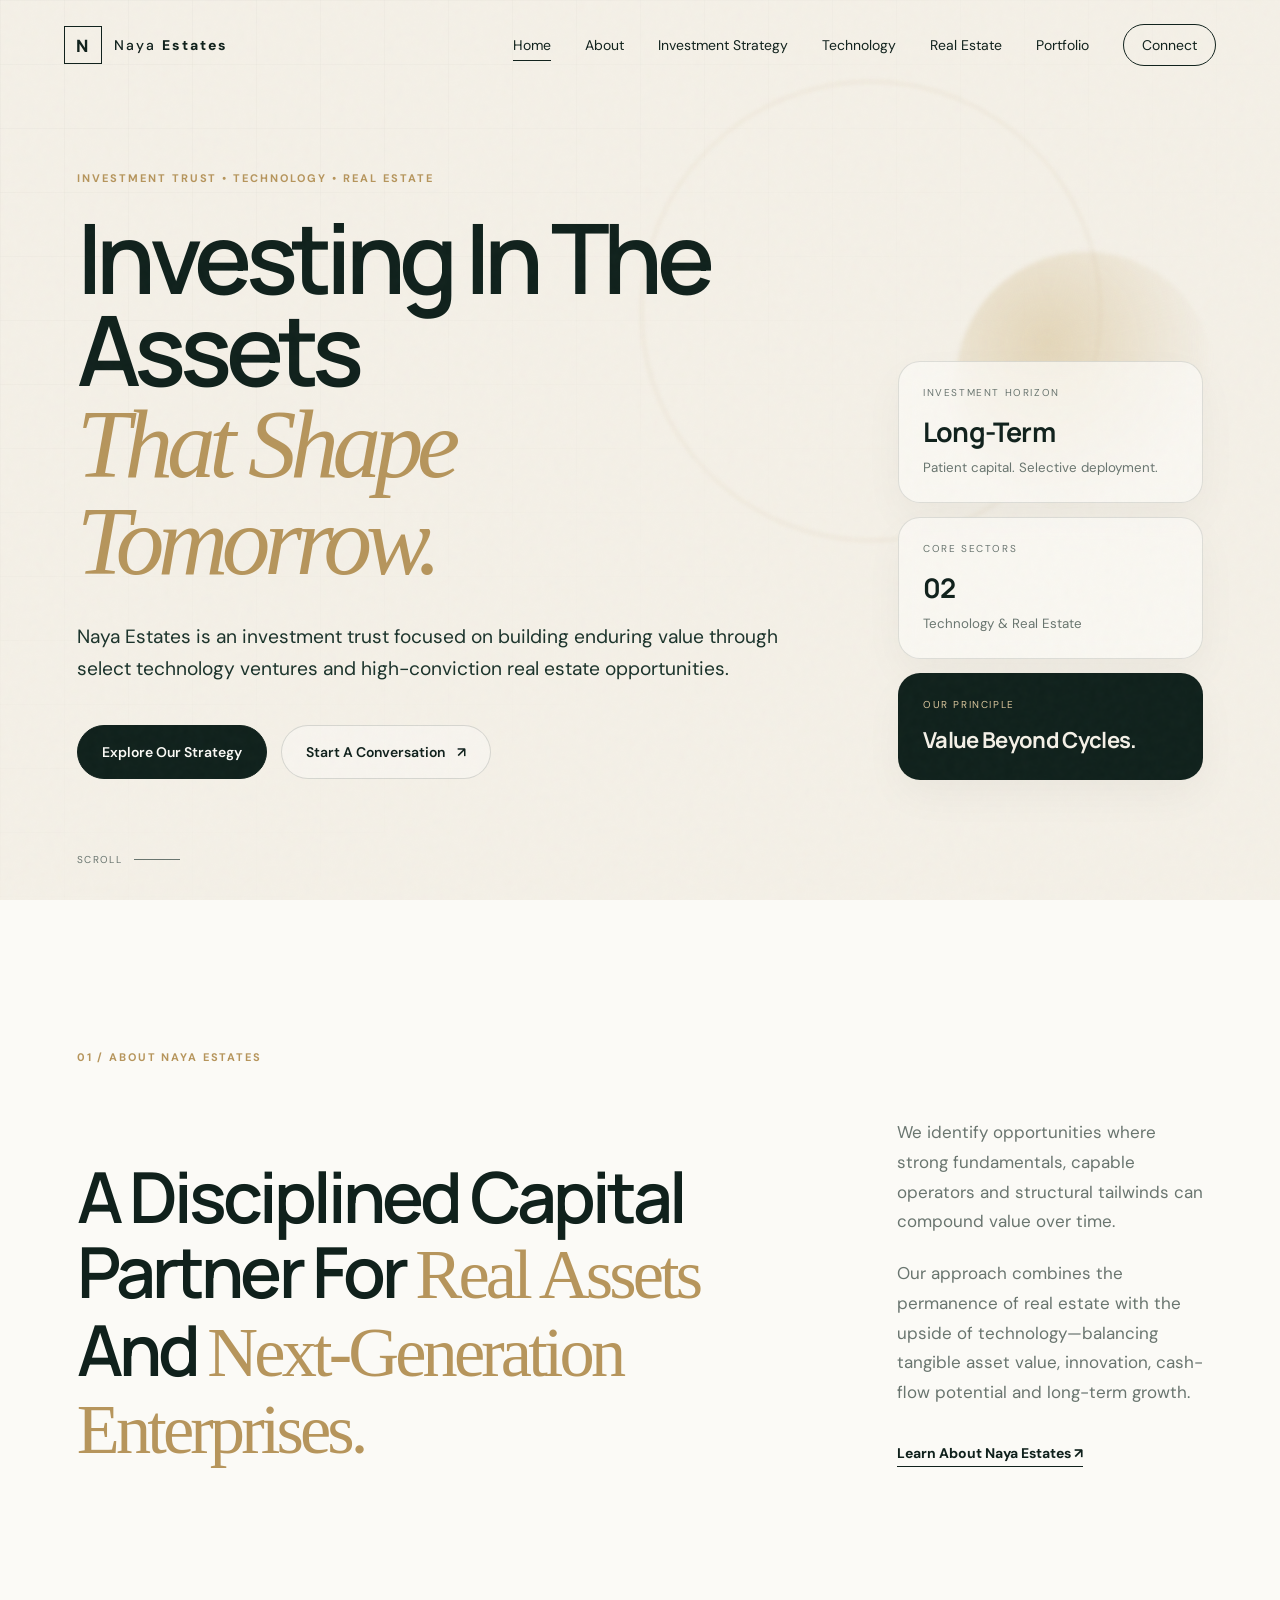
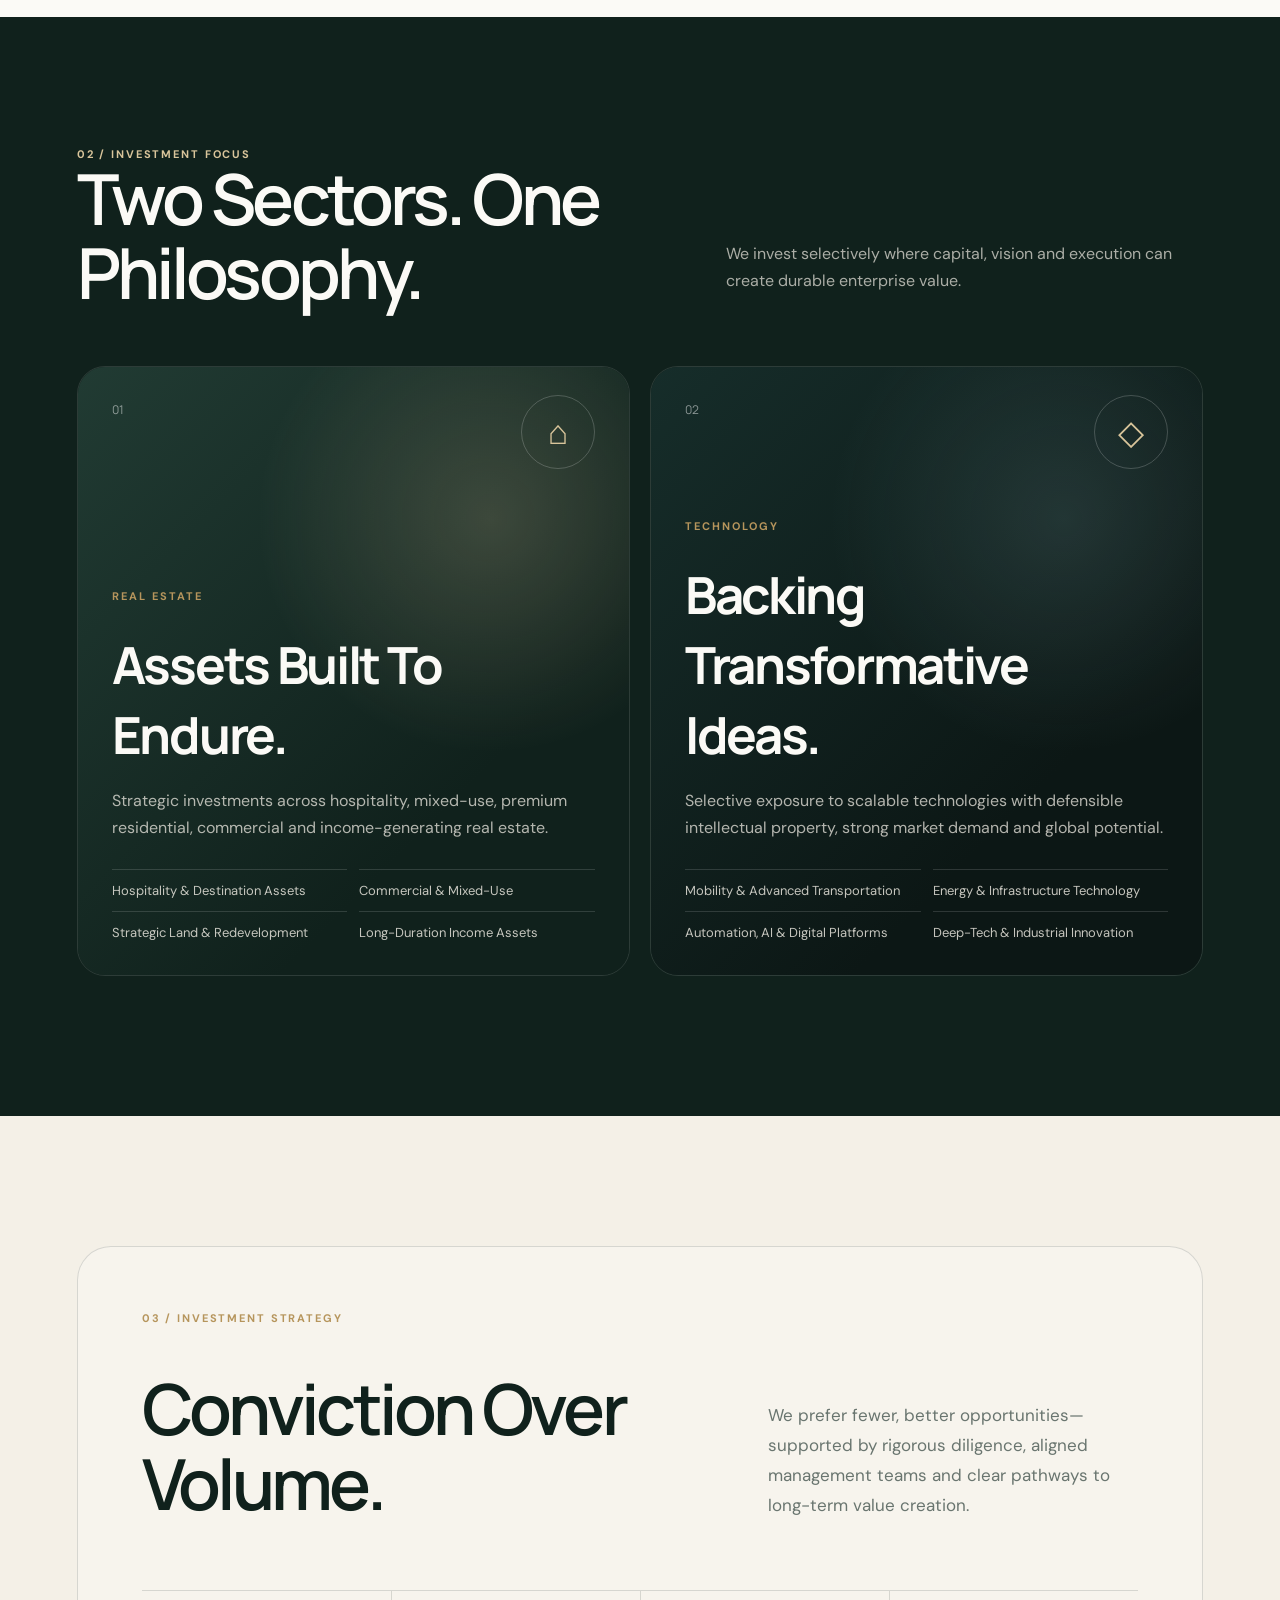
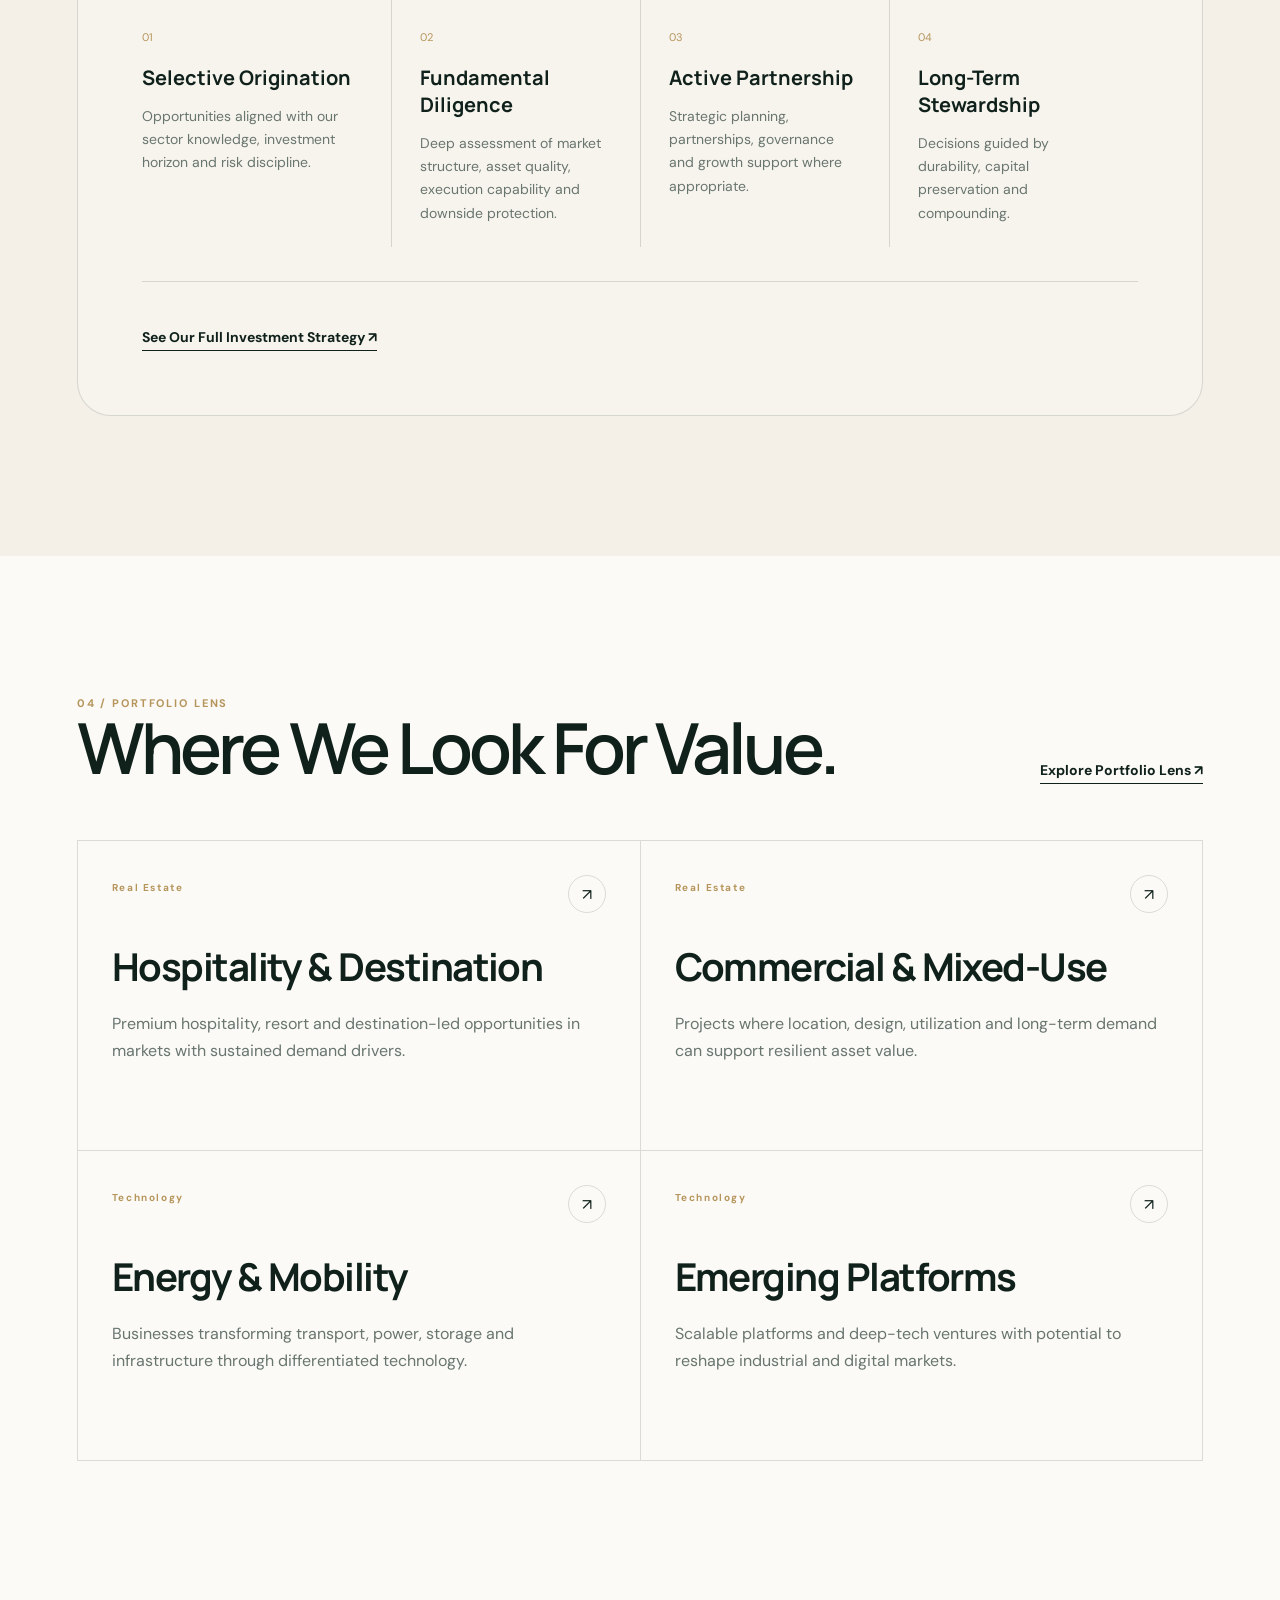
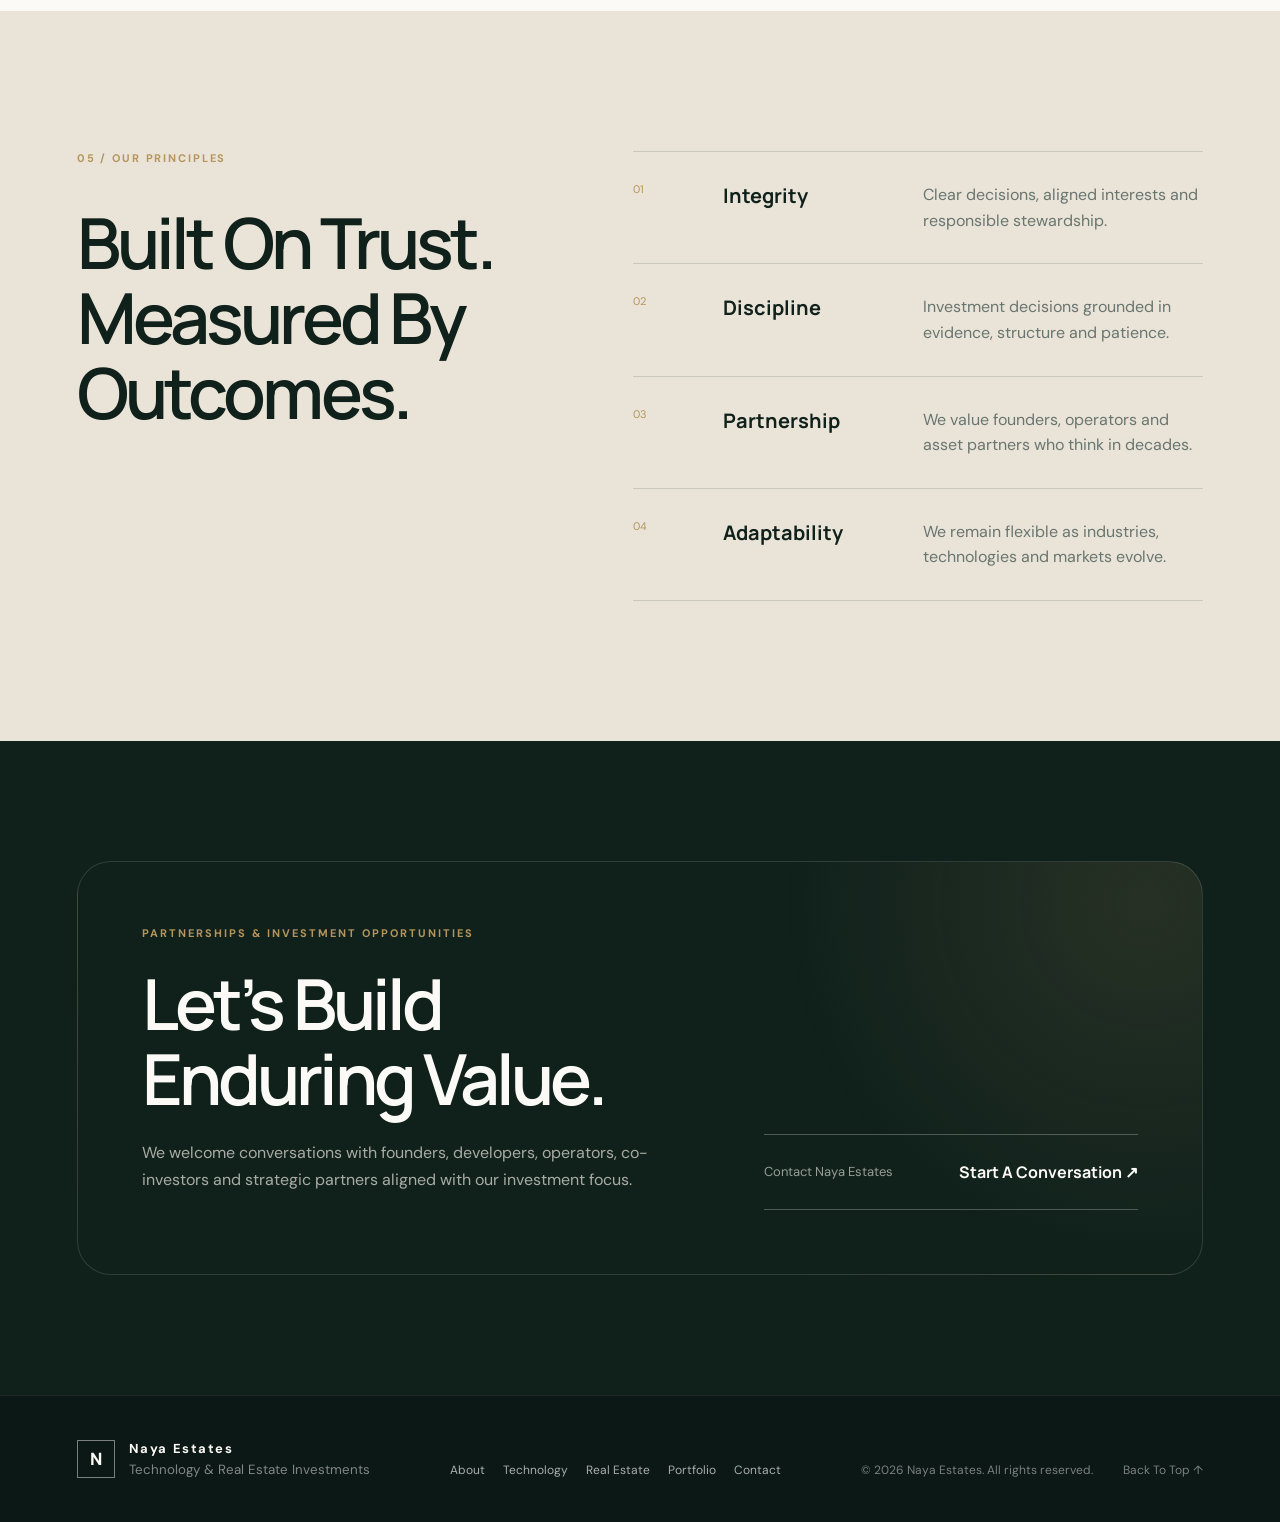
<file: index.html>
<!DOCTYPE html>
<html lang="en">
<head>
  <meta charset="UTF-8" />
  <meta name="viewport" content="width=device-width, initial-scale=1.0" />
  <meta name="description" content="Naya Estates is an investment trust focused on technology and real estate opportunities designed for long-term value creation." />
  <title>Technology & Real Estate Investments | Naya Estates</title>
  <link rel="preconnect" href="https://fonts.googleapis.com">
  <link rel="preconnect" href="https://fonts.gstatic.com" crossorigin>
  <link href="https://fonts.googleapis.com/css2?family=DM+Sans:wght@400;500;600;700&family=Manrope:wght@400;500;600;700;800&display=swap" rel="stylesheet">
  <link rel="stylesheet" href="styles.css" />
</head>
<body>
  <div class="noise"></div>
  <header class="site-header" id="top">
    <a class="brand" href="index.html" aria-label="Naya Estates home">
      <span class="brand-mark">N</span>
      <span class="brand-text">Naya <strong>Estates</strong></span>
    </a>
    <button class="nav-toggle" aria-label="Toggle navigation" aria-expanded="false"><span></span><span></span></button>
    <nav class="site-nav"><a href="index.html" class="active">Home</a>
<a href="about.html" class="">About</a>
<a href="investment-strategy.html" class="">Investment Strategy</a>
<a href="technology.html" class="">Technology</a>
<a href="real-estate.html" class="">Real Estate</a>
<a href="portfolio.html" class="">Portfolio</a><a href="contact.html" class="nav-cta ">Connect</a></nav>
  </header>
  <main>
<section class="hero section-pad">
  <div class="hero-grid"></div><div class="orb orb-one"></div><div class="orb orb-two"></div>
  <div class="hero-copy reveal">
    <p class="eyebrow">Investment Trust • Technology • Real Estate</p>
    <h1>Investing In The Assets<br><em>That Shape Tomorrow.</em></h1>
    <p class="hero-lead">Naya Estates is an investment trust focused on building enduring value through select technology ventures and high-conviction real estate opportunities.</p>
    <div class="hero-actions"><a class="btn btn-primary" href="investment-strategy.html">Explore Our Strategy</a><a class="btn btn-ghost" href="contact.html">Start A Conversation <span>↗</span></a></div>
  </div>
  <div class="hero-aside reveal delay-1">
    <div class="metric-card"><span class="metric-label">Investment Horizon</span><strong>Long-Term</strong><small>Patient capital. Selective deployment.</small></div>
    <div class="metric-card"><span class="metric-label">Core Sectors</span><strong>02</strong><small>Technology & Real Estate</small></div>
    <div class="metric-card accent-card"><span class="metric-label">Our Principle</span><strong>Value Beyond Cycles.</strong></div>
  </div>
  <a class="scroll-cue" href="#about"><span>Scroll</span><i></i></a>
</section>
<section class="statement section-pad" id="about">
  <div class="section-kicker reveal">01 / About Naya Estates</div>
  <div class="statement-grid">
    <h2 class="reveal">A Disciplined Capital Partner For <span>Real Assets</span> And <span>Next-Generation Enterprises.</span></h2>
    <div class="statement-copy reveal delay-1"><p>We identify opportunities where strong fundamentals, capable operators and structural tailwinds can compound value over time.</p><p>Our approach combines the permanence of real estate with the upside of technology—balancing tangible asset value, innovation, cash-flow potential and long-term growth.</p><a class="text-link" href="about.html">Learn About Naya Estates ↗</a></div>
  </div>
</section>
<section class="focus section-pad">
  <div class="section-head"><div><div class="section-kicker reveal">02 / Investment Focus</div><h2 class="reveal">Two Sectors. One Philosophy.</h2></div><p class="section-intro reveal delay-1">We invest selectively where capital, vision and execution can create durable enterprise value.</p></div>
  <div class="focus-grid">
    <a href="real-estate.html" class="focus-card real-estate reveal"><div class="focus-number">01</div><div class="focus-icon">⌂</div><div class="focus-content"><p class="eyebrow">Real Estate</p><h3>Assets Built To Endure.</h3><p>Strategic investments across hospitality, mixed-use, premium residential, commercial and income-generating real estate.</p><ul><li>Hospitality & Destination Assets</li><li>Commercial & Mixed-Use</li><li>Strategic Land & Redevelopment</li><li>Long-Duration Income Assets</li></ul></div></a>
    <a href="technology.html" class="focus-card technology reveal delay-1"><div class="focus-number">02</div><div class="focus-icon">◇</div><div class="focus-content"><p class="eyebrow">Technology</p><h3>Backing Transformative Ideas.</h3><p>Selective exposure to scalable technologies with defensible intellectual property, strong market demand and global potential.</p><ul><li>Mobility & Advanced Transportation</li><li>Energy & Infrastructure Technology</li><li>Automation, AI & Digital Platforms</li><li>Deep-Tech & Industrial Innovation</li></ul></div></a>
  </div>
</section>
<section class="strategy section-pad">
  <div class="strategy-panel"><div class="section-kicker reveal">03 / Investment Strategy</div><div class="strategy-top"><h2 class="reveal">Conviction Over Volume.</h2><p class="reveal delay-1">We prefer fewer, better opportunities—supported by rigorous diligence, aligned management teams and clear pathways to long-term value creation.</p></div>
  <div class="strategy-grid"><div class="strategy-item reveal"><span>01</span><h3>Selective Origination</h3><p>Opportunities aligned with our sector knowledge, investment horizon and risk discipline.</p></div><div class="strategy-item reveal delay-1"><span>02</span><h3>Fundamental Diligence</h3><p>Deep assessment of market structure, asset quality, execution capability and downside protection.</p></div><div class="strategy-item reveal delay-2"><span>03</span><h3>Active Partnership</h3><p>Strategic planning, partnerships, governance and growth support where appropriate.</p></div><div class="strategy-item reveal delay-3"><span>04</span><h3>Long-Term Stewardship</h3><p>Decisions guided by durability, capital preservation and compounding.</p></div></div>
  <div class="panel-action"><a class="text-link" href="investment-strategy.html">See Our Full Investment Strategy ↗</a></div></div>
</section>
<section class="portfolio section-pad">
  <div class="section-head"><div><div class="section-kicker reveal">04 / Portfolio Lens</div><h2 class="reveal">Where We Look For Value.</h2></div><a class="text-link reveal" href="portfolio.html">Explore Portfolio Lens ↗</a></div>
  <div class="portfolio-grid"><article class="portfolio-card reveal"><span>Real Estate</span><h3>Hospitality & Destination</h3><p>Premium hospitality, resort and destination-led opportunities in markets with sustained demand drivers.</p><div class="card-arrow">↗</div></article><article class="portfolio-card reveal delay-1"><span>Real Estate</span><h3>Commercial & Mixed-Use</h3><p>Projects where location, design, utilization and long-term demand can support resilient asset value.</p><div class="card-arrow">↗</div></article><article class="portfolio-card reveal delay-2"><span>Technology</span><h3>Energy & Mobility</h3><p>Businesses transforming transport, power, storage and infrastructure through differentiated technology.</p><div class="card-arrow">↗</div></article><article class="portfolio-card reveal delay-3"><span>Technology</span><h3>Emerging Platforms</h3><p>Scalable platforms and deep-tech ventures with potential to reshape industrial and digital markets.</p><div class="card-arrow">↗</div></article></div>
</section>
<section class="principles section-pad"><div class="principles-copy reveal"><div class="section-kicker">05 / Our Principles</div><h2>Built On Trust.<br>Measured By Outcomes.</h2></div><div class="principles-list"><div class="principle reveal"><span>01</span><strong>Integrity</strong><p>Clear decisions, aligned interests and responsible stewardship.</p></div><div class="principle reveal delay-1"><span>02</span><strong>Discipline</strong><p>Investment decisions grounded in evidence, structure and patience.</p></div><div class="principle reveal delay-2"><span>03</span><strong>Partnership</strong><p>We value founders, operators and asset partners who think in decades.</p></div><div class="principle reveal delay-3"><span>04</span><strong>Adaptability</strong><p>We remain flexible as industries, technologies and markets evolve.</p></div></div></section>
<section class="contact section-pad"><div class="contact-panel reveal"><div><p class="eyebrow">Partnerships & Investment Opportunities</p><h2>Let’s Build Enduring Value.</h2><p>We welcome conversations with founders, developers, operators, co-investors and strategic partners aligned with our investment focus.</p></div><a href="contact.html" class="contact-link"><span>Contact Naya Estates</span><strong>Start A Conversation ↗</strong></a></div></section>
</main>
  <footer>
    <div class="footer-brand"><span class="brand-mark">N</span><div><strong>Naya Estates</strong><small>Technology & Real Estate Investments</small></div></div>
    <div class="footer-links"><a href="about.html">About</a><a href="technology.html">Technology</a><a href="real-estate.html">Real Estate</a><a href="portfolio.html">Portfolio</a><a href="contact.html">Contact</a></div>
    <div class="footer-meta"><span>© <span id="year"></span> Naya Estates. All rights reserved.</span><a href="#top">Back To Top ↑</a></div>
  </footer>
  <script src="script.js"></script>
</body>
</html>
</file>
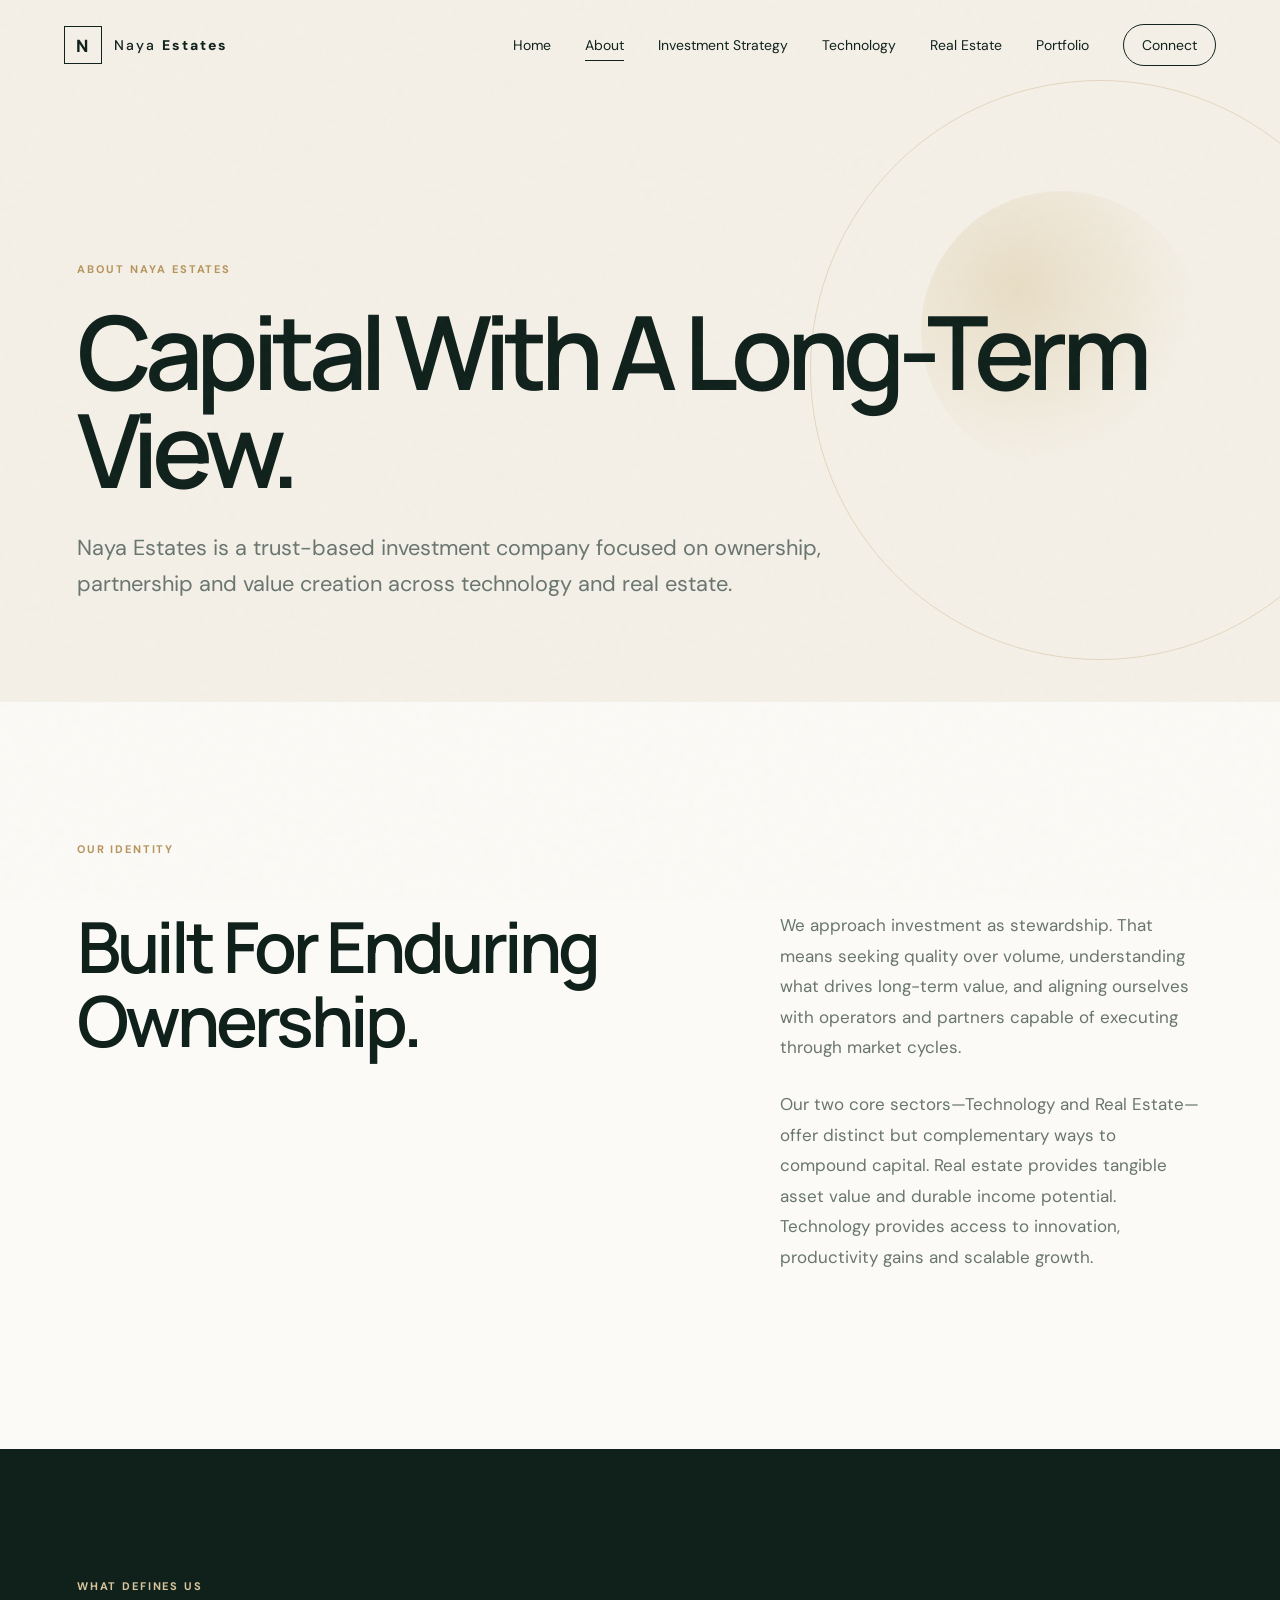
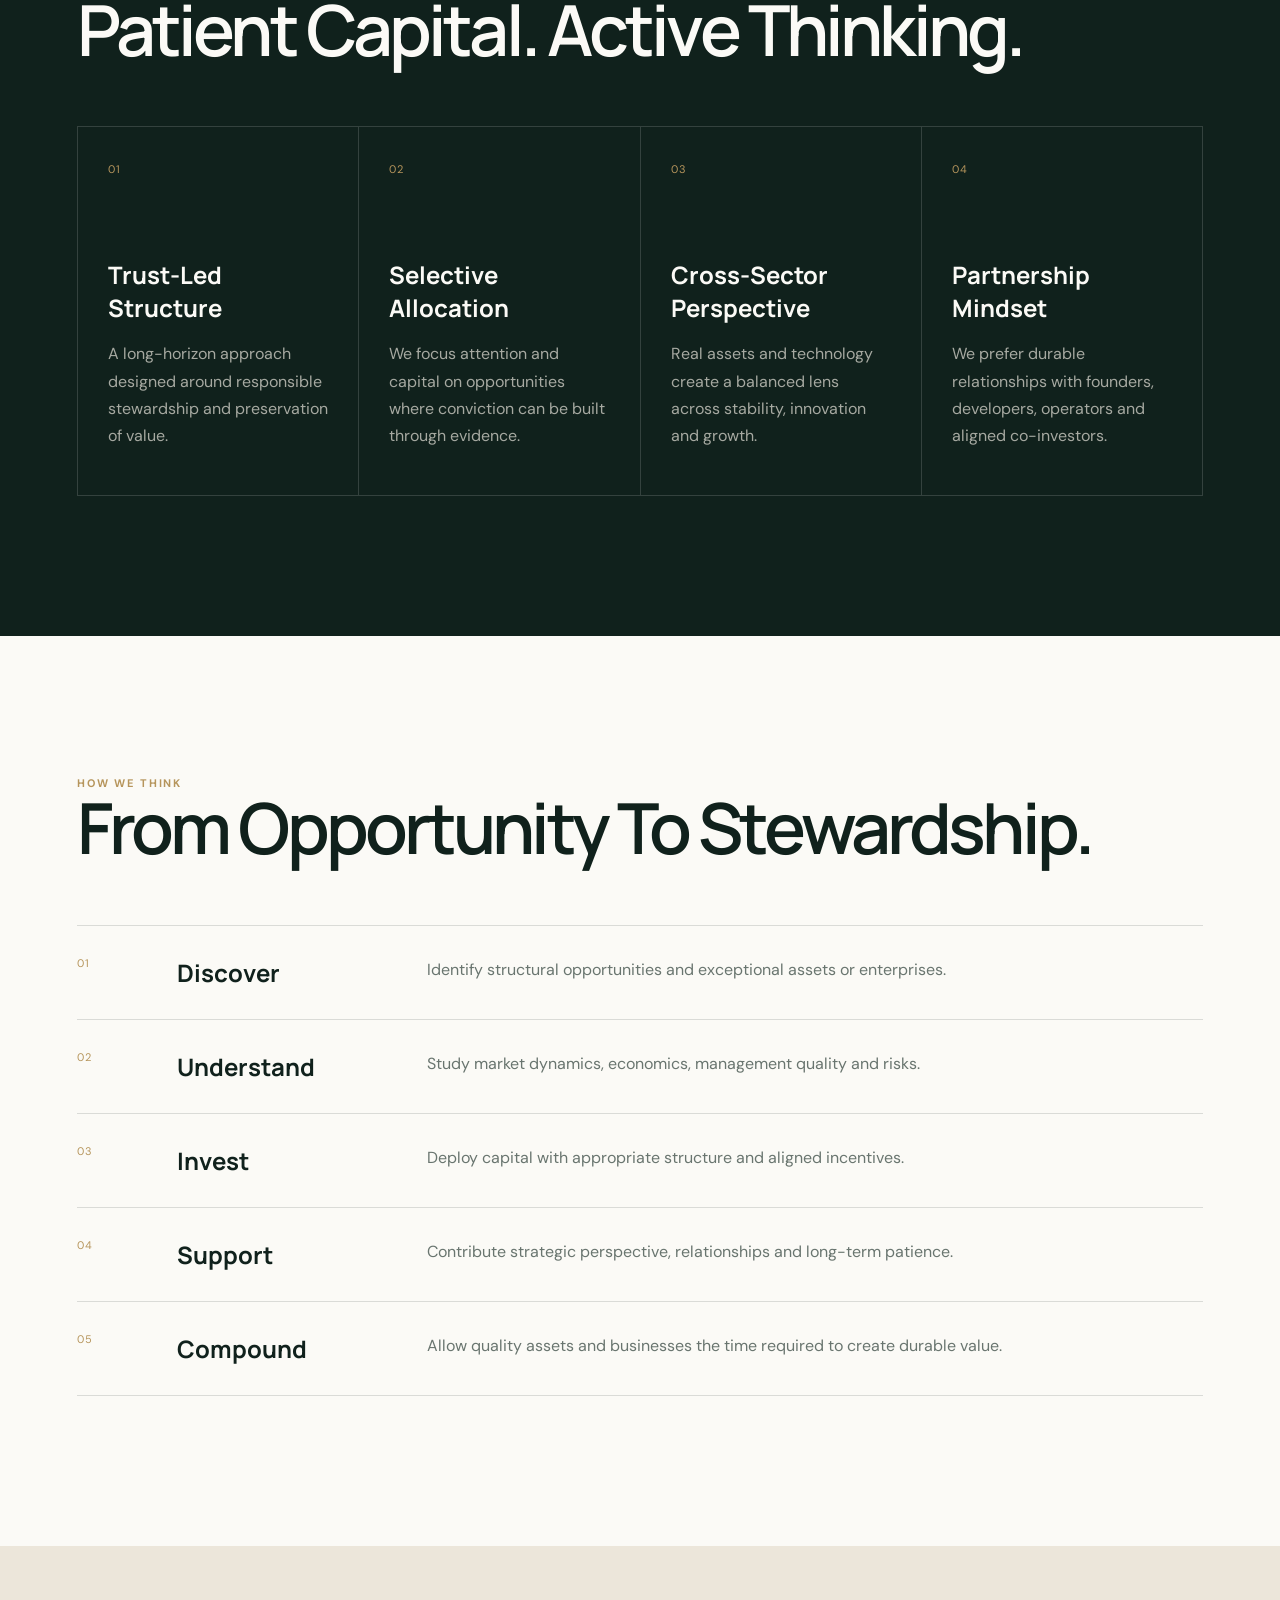
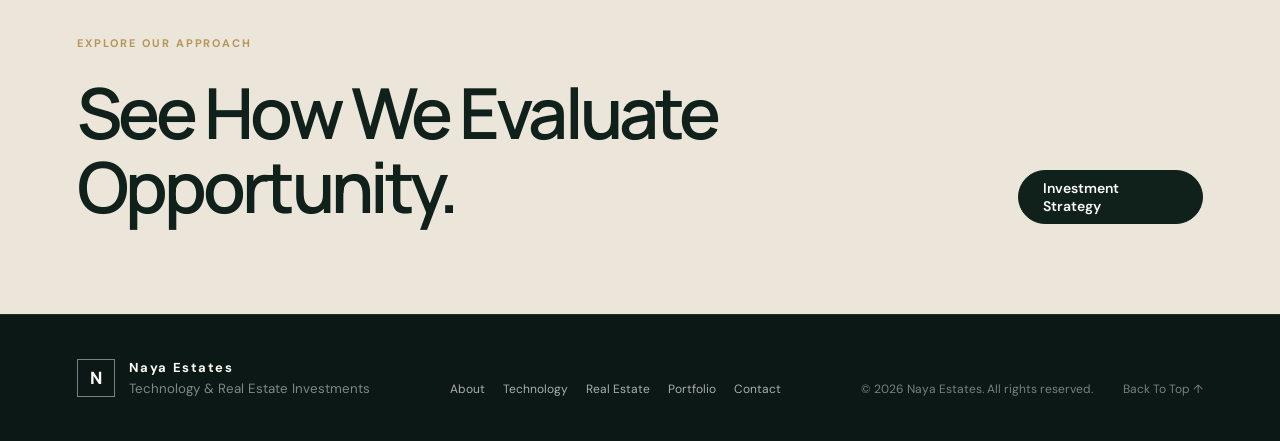
<file: about.html>
<!DOCTYPE html>
<html lang="en">
<head>
  <meta charset="UTF-8" />
  <meta name="viewport" content="width=device-width, initial-scale=1.0" />
  <meta name="description" content="Learn about Naya Estates, a trust-based investment company focused on long-term technology and real estate investments." />
  <title>About | Naya Estates</title>
  <link rel="preconnect" href="https://fonts.googleapis.com">
  <link rel="preconnect" href="https://fonts.gstatic.com" crossorigin>
  <link href="https://fonts.googleapis.com/css2?family=DM+Sans:wght@400;500;600;700&family=Manrope:wght@400;500;600;700;800&display=swap" rel="stylesheet">
  <link rel="stylesheet" href="styles.css" />
</head>
<body>
  <div class="noise"></div>
  <header class="site-header" id="top">
    <a class="brand" href="index.html" aria-label="Naya Estates home">
      <span class="brand-mark">N</span>
      <span class="brand-text">Naya <strong>Estates</strong></span>
    </a>
    <button class="nav-toggle" aria-label="Toggle navigation" aria-expanded="false"><span></span><span></span></button>
    <nav class="site-nav"><a href="index.html" class="">Home</a>
<a href="about.html" class="active">About</a>
<a href="investment-strategy.html" class="">Investment Strategy</a>
<a href="technology.html" class="">Technology</a>
<a href="real-estate.html" class="">Real Estate</a>
<a href="portfolio.html" class="">Portfolio</a><a href="contact.html" class="nav-cta ">Connect</a></nav>
  </header>
  <main>
<section class="page-hero section-pad"><div class="page-orb"></div><p class="eyebrow reveal">About Naya Estates</p><h1 class="reveal">Capital With A Long-Term View.</h1><p class="page-lead reveal delay-1">Naya Estates is a trust-based investment company focused on ownership, partnership and value creation across technology and real estate.</p></section>
<section class="editorial section-pad"><div class="section-kicker reveal">Our Identity</div><div class="editorial-grid"><h2 class="reveal">Built For Enduring Ownership.</h2><div class="rich-copy reveal delay-1"><p>We approach investment as stewardship. That means seeking quality over volume, understanding what drives long-term value, and aligning ourselves with operators and partners capable of executing through market cycles.</p><p>Our two core sectors—Technology and Real Estate—offer distinct but complementary ways to compound capital. Real estate provides tangible asset value and durable income potential. Technology provides access to innovation, productivity gains and scalable growth.</p></div></div></section>
<section class="dark-section section-pad"><div class="section-head"><div><div class="section-kicker reveal">What Defines Us</div><h2 class="reveal">Patient Capital. Active Thinking.</h2></div></div><div class="value-grid"><article class="value-card reveal"><span>01</span><h3>Trust-Led Structure</h3><p>A long-horizon approach designed around responsible stewardship and preservation of value.</p></article><article class="value-card reveal delay-1"><span>02</span><h3>Selective Allocation</h3><p>We focus attention and capital on opportunities where conviction can be built through evidence.</p></article><article class="value-card reveal delay-2"><span>03</span><h3>Cross-Sector Perspective</h3><p>Real assets and technology create a balanced lens across stability, innovation and growth.</p></article><article class="value-card reveal delay-3"><span>04</span><h3>Partnership Mindset</h3><p>We prefer durable relationships with founders, developers, operators and aligned co-investors.</p></article></div></section>
<section class="timeline-section section-pad"><div class="section-head"><div><div class="section-kicker reveal">How We Think</div><h2 class="reveal">From Opportunity To Stewardship.</h2></div></div><div class="timeline"><div class="timeline-item reveal"><span>01</span><h3>Discover</h3><p>Identify structural opportunities and exceptional assets or enterprises.</p></div><div class="timeline-item reveal delay-1"><span>02</span><h3>Understand</h3><p>Study market dynamics, economics, management quality and risks.</p></div><div class="timeline-item reveal delay-2"><span>03</span><h3>Invest</h3><p>Deploy capital with appropriate structure and aligned incentives.</p></div><div class="timeline-item reveal delay-3"><span>04</span><h3>Support</h3><p>Contribute strategic perspective, relationships and long-term patience.</p></div><div class="timeline-item reveal"><span>05</span><h3>Compound</h3><p>Allow quality assets and businesses the time required to create durable value.</p></div></div></section>
<section class="split-cta section-pad"><div><p class="eyebrow">Explore Our Approach</p><h2>See How We Evaluate Opportunity.</h2></div><a class="btn btn-primary" href="investment-strategy.html">Investment Strategy</a></section>
</main>
  <footer>
    <div class="footer-brand"><span class="brand-mark">N</span><div><strong>Naya Estates</strong><small>Technology & Real Estate Investments</small></div></div>
    <div class="footer-links"><a href="about.html">About</a><a href="technology.html">Technology</a><a href="real-estate.html">Real Estate</a><a href="portfolio.html">Portfolio</a><a href="contact.html">Contact</a></div>
    <div class="footer-meta"><span>© <span id="year"></span> Naya Estates. All rights reserved.</span><a href="#top">Back To Top ↑</a></div>
  </footer>
  <script src="script.js"></script>
</body>
</html>
</file>
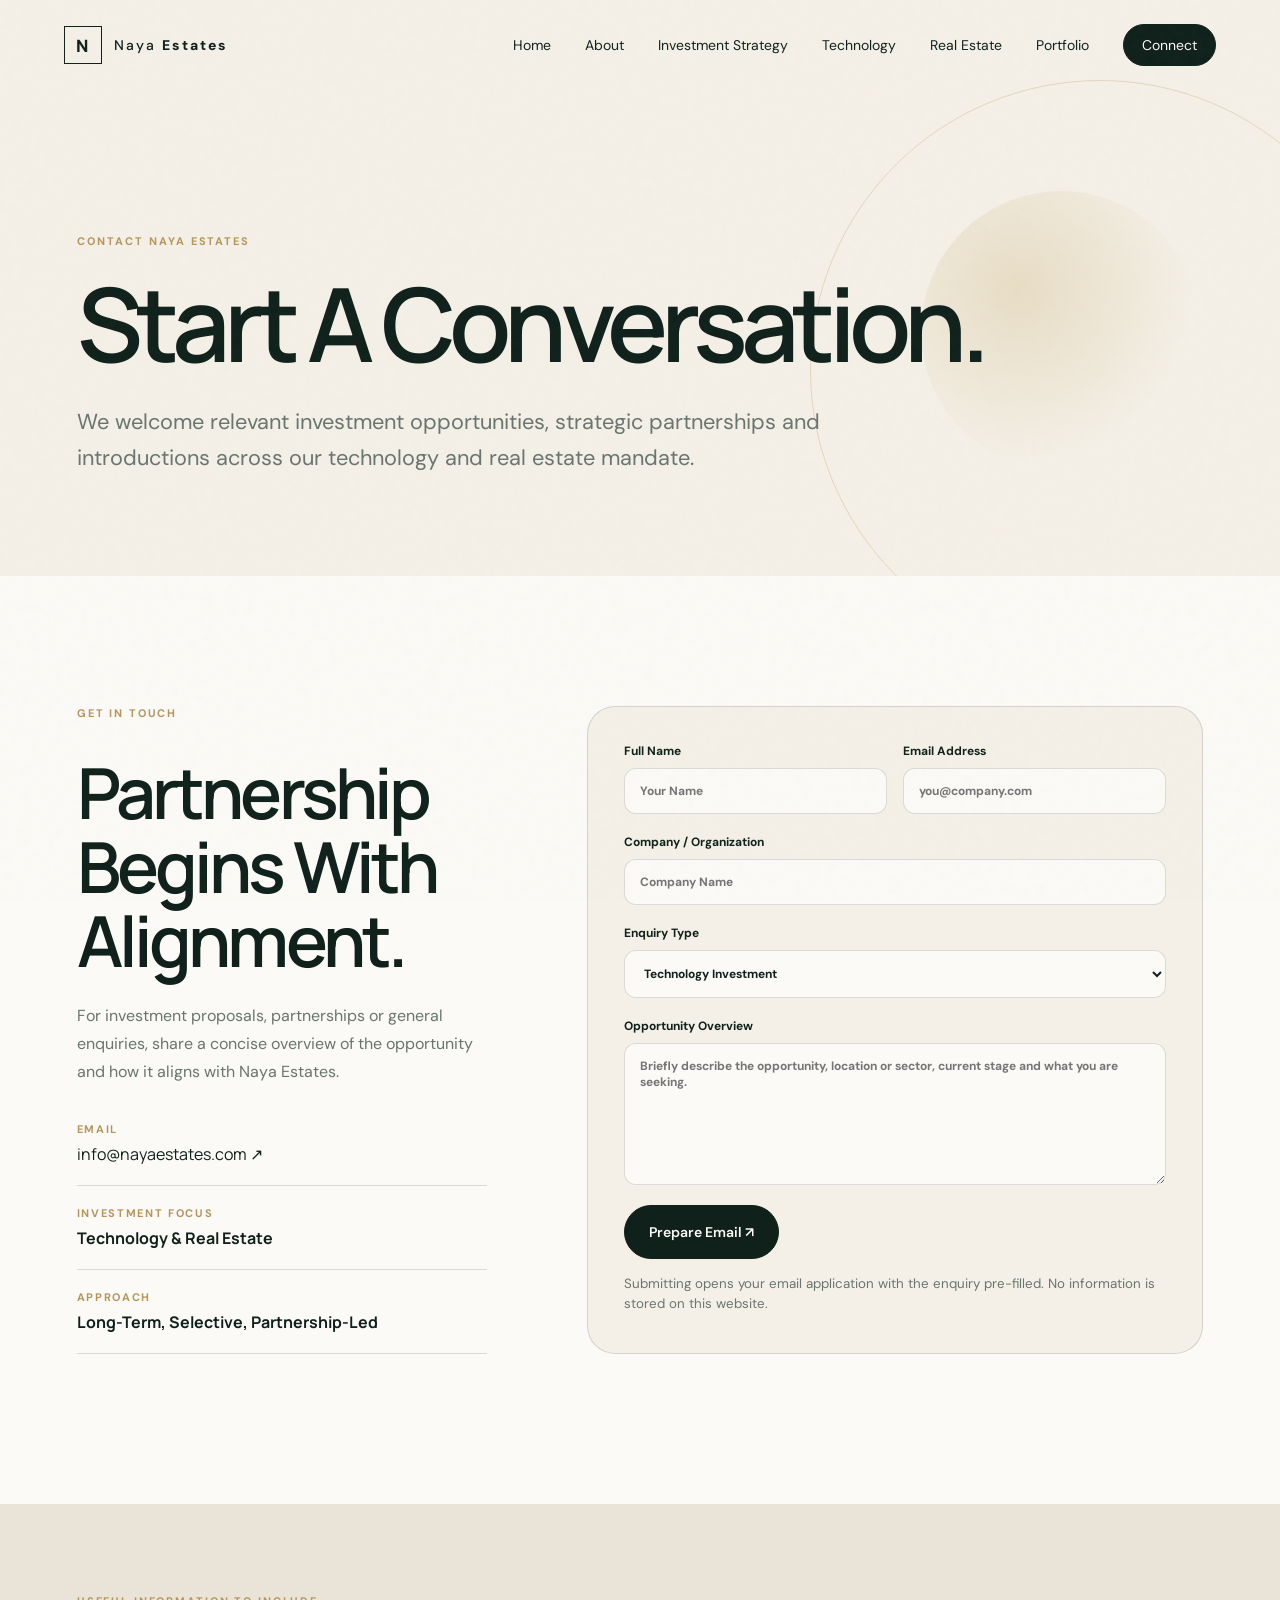
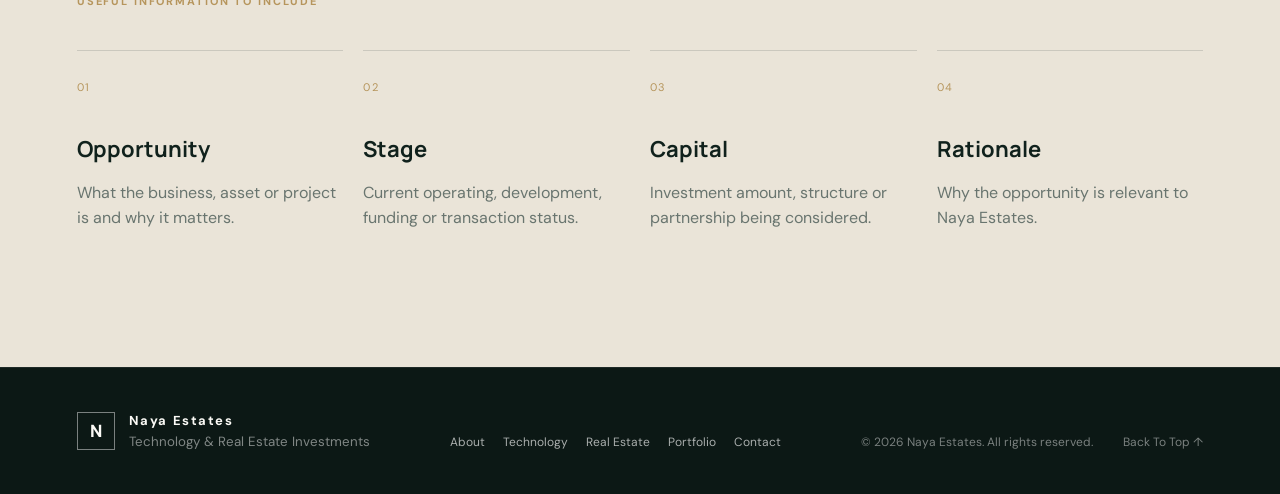
<file: contact.html>
<!DOCTYPE html>
<html lang="en">
<head>
  <meta charset="UTF-8" />
  <meta name="viewport" content="width=device-width, initial-scale=1.0" />
  <meta name="description" content="Contact Naya Estates regarding technology investments, real estate opportunities and strategic partnerships." />
  <title>Contact | Naya Estates</title>
  <link rel="preconnect" href="https://fonts.googleapis.com">
  <link rel="preconnect" href="https://fonts.gstatic.com" crossorigin>
  <link href="https://fonts.googleapis.com/css2?family=DM+Sans:wght@400;500;600;700&family=Manrope:wght@400;500;600;700;800&display=swap" rel="stylesheet">
  <link rel="stylesheet" href="styles.css" />
</head>
<body>
  <div class="noise"></div>
  <header class="site-header" id="top">
    <a class="brand" href="index.html" aria-label="Naya Estates home">
      <span class="brand-mark">N</span>
      <span class="brand-text">Naya <strong>Estates</strong></span>
    </a>
    <button class="nav-toggle" aria-label="Toggle navigation" aria-expanded="false"><span></span><span></span></button>
    <nav class="site-nav"><a href="index.html" class="">Home</a>
<a href="about.html" class="">About</a>
<a href="investment-strategy.html" class="">Investment Strategy</a>
<a href="technology.html" class="">Technology</a>
<a href="real-estate.html" class="">Real Estate</a>
<a href="portfolio.html" class="">Portfolio</a><a href="contact.html" class="nav-cta active">Connect</a></nav>
  </header>
  <main>
<section class="page-hero compact-hero section-pad"><div class="page-orb"></div><p class="eyebrow reveal">Contact Naya Estates</p><h1 class="reveal">Start A Conversation.</h1><p class="page-lead reveal delay-1">We welcome relevant investment opportunities, strategic partnerships and introductions across our technology and real estate mandate.</p></section>
<section class="contact-page section-pad"><div class="contact-info reveal"><div class="section-kicker">Get In Touch</div><h2>Partnership Begins With Alignment.</h2><p>For investment proposals, partnerships or general enquiries, share a concise overview of the opportunity and how it aligns with Naya Estates.</p><div class="contact-detail"><span>Email</span><a href="mailto:info@nayaestates.com">info@nayaestates.com ↗</a></div><div class="contact-detail"><span>Investment Focus</span><strong>Technology & Real Estate</strong></div><div class="contact-detail"><span>Approach</span><strong>Long-Term, Selective, Partnership-Led</strong></div></div>
<form class="inquiry-form reveal delay-1" id="inquiry-form"><div class="field-row"><label>Full Name<input type="text" name="name" required placeholder="Your Name"></label><label>Email Address<input type="email" name="email" required placeholder="you@company.com"></label></div><label>Company / Organization<input type="text" name="company" placeholder="Company Name"></label><label>Enquiry Type<select name="type"><option>Technology Investment</option><option>Real Estate Opportunity</option><option>Strategic Partnership</option><option>Co-Investment</option><option>General Enquiry</option></select></label><label>Opportunity Overview<textarea name="message" rows="7" required placeholder="Briefly describe the opportunity, location or sector, current stage and what you are seeking."></textarea></label><button class="btn btn-primary" type="submit">Prepare Email ↗</button><small class="form-note">Submitting opens your email application with the enquiry pre-filled. No information is stored on this website.</small></form></section>
<section class="contact-guidance section-pad"><div class="section-kicker reveal">Useful Information To Include</div><div class="guidance-grid"><div class="guidance-item reveal"><span>01</span><h3>Opportunity</h3><p>What the business, asset or project is and why it matters.</p></div><div class="guidance-item reveal delay-1"><span>02</span><h3>Stage</h3><p>Current operating, development, funding or transaction status.</p></div><div class="guidance-item reveal delay-2"><span>03</span><h3>Capital</h3><p>Investment amount, structure or partnership being considered.</p></div><div class="guidance-item reveal delay-3"><span>04</span><h3>Rationale</h3><p>Why the opportunity is relevant to Naya Estates.</p></div></div></section>
</main>
  <footer>
    <div class="footer-brand"><span class="brand-mark">N</span><div><strong>Naya Estates</strong><small>Technology & Real Estate Investments</small></div></div>
    <div class="footer-links"><a href="about.html">About</a><a href="technology.html">Technology</a><a href="real-estate.html">Real Estate</a><a href="portfolio.html">Portfolio</a><a href="contact.html">Contact</a></div>
    <div class="footer-meta"><span>© <span id="year"></span> Naya Estates. All rights reserved.</span><a href="#top">Back To Top ↑</a></div>
  </footer>
  <script src="script.js"></script>
</body>
</html>
</file>
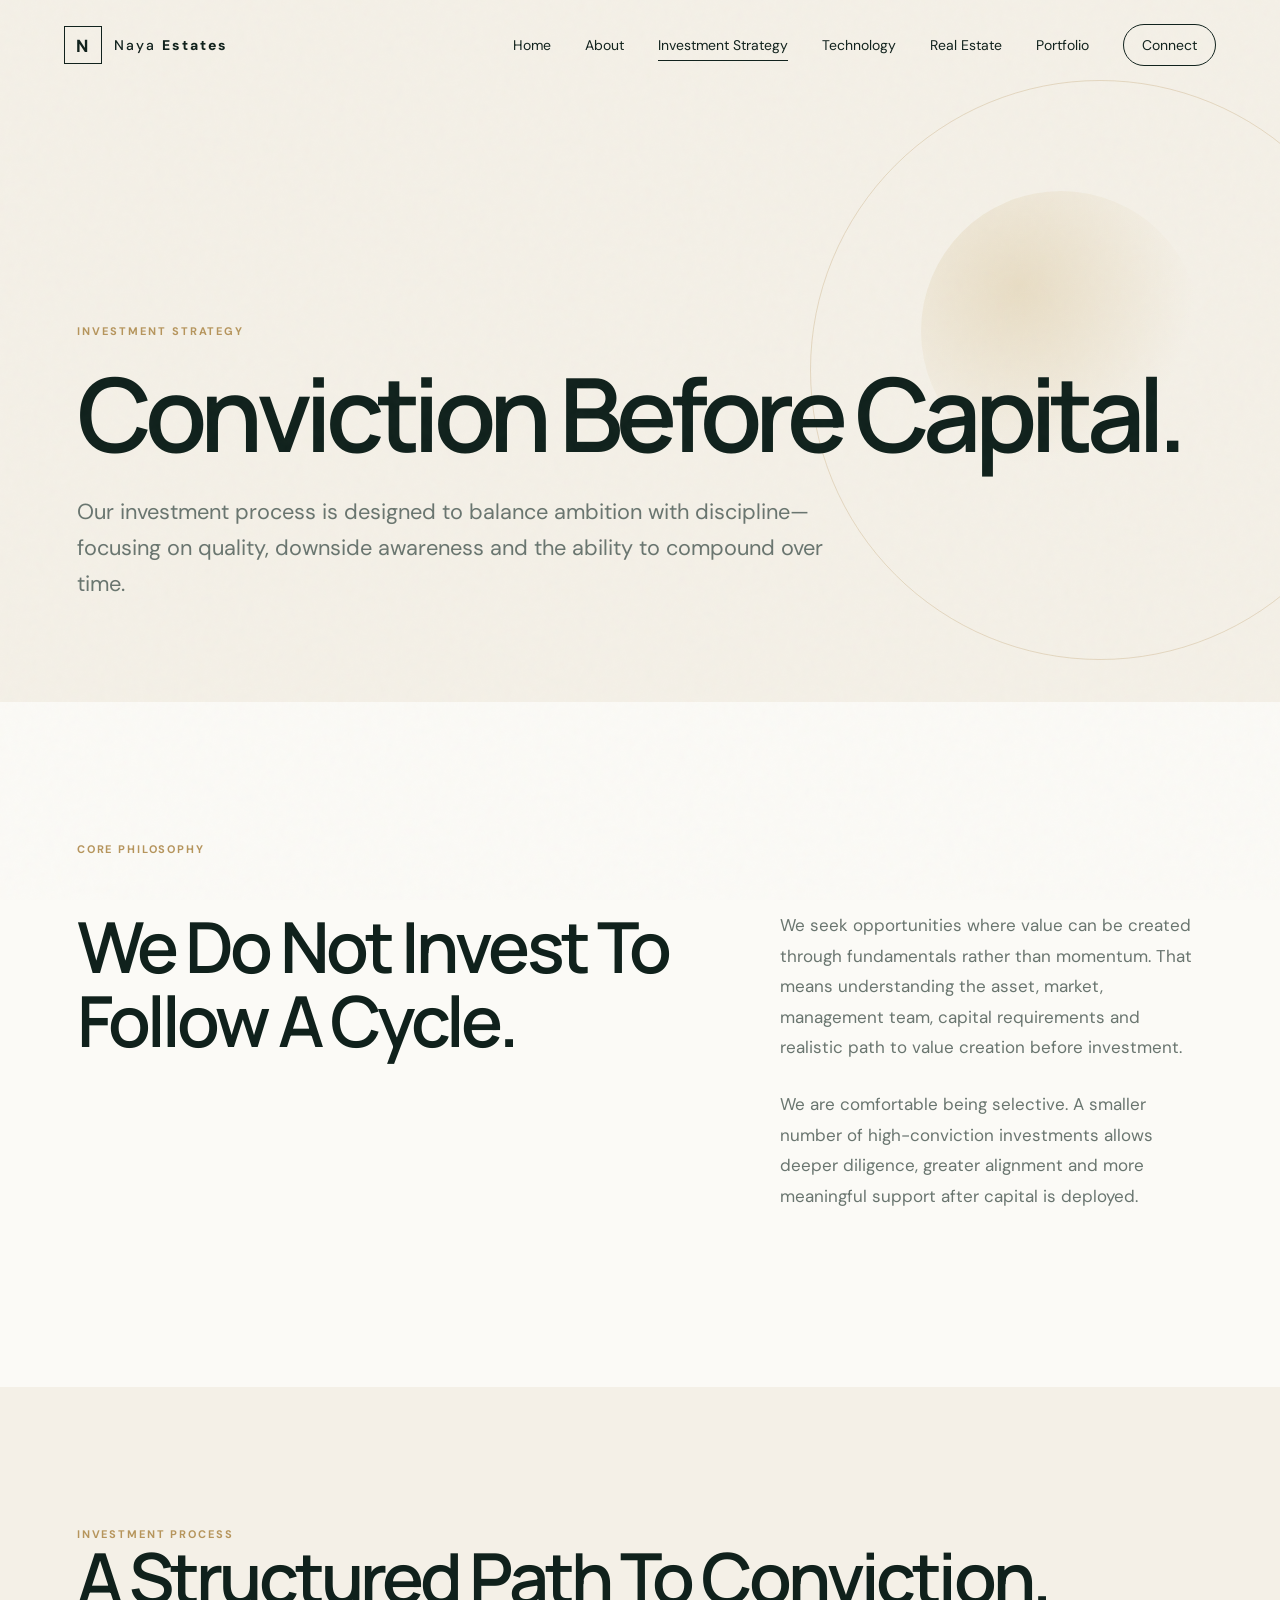
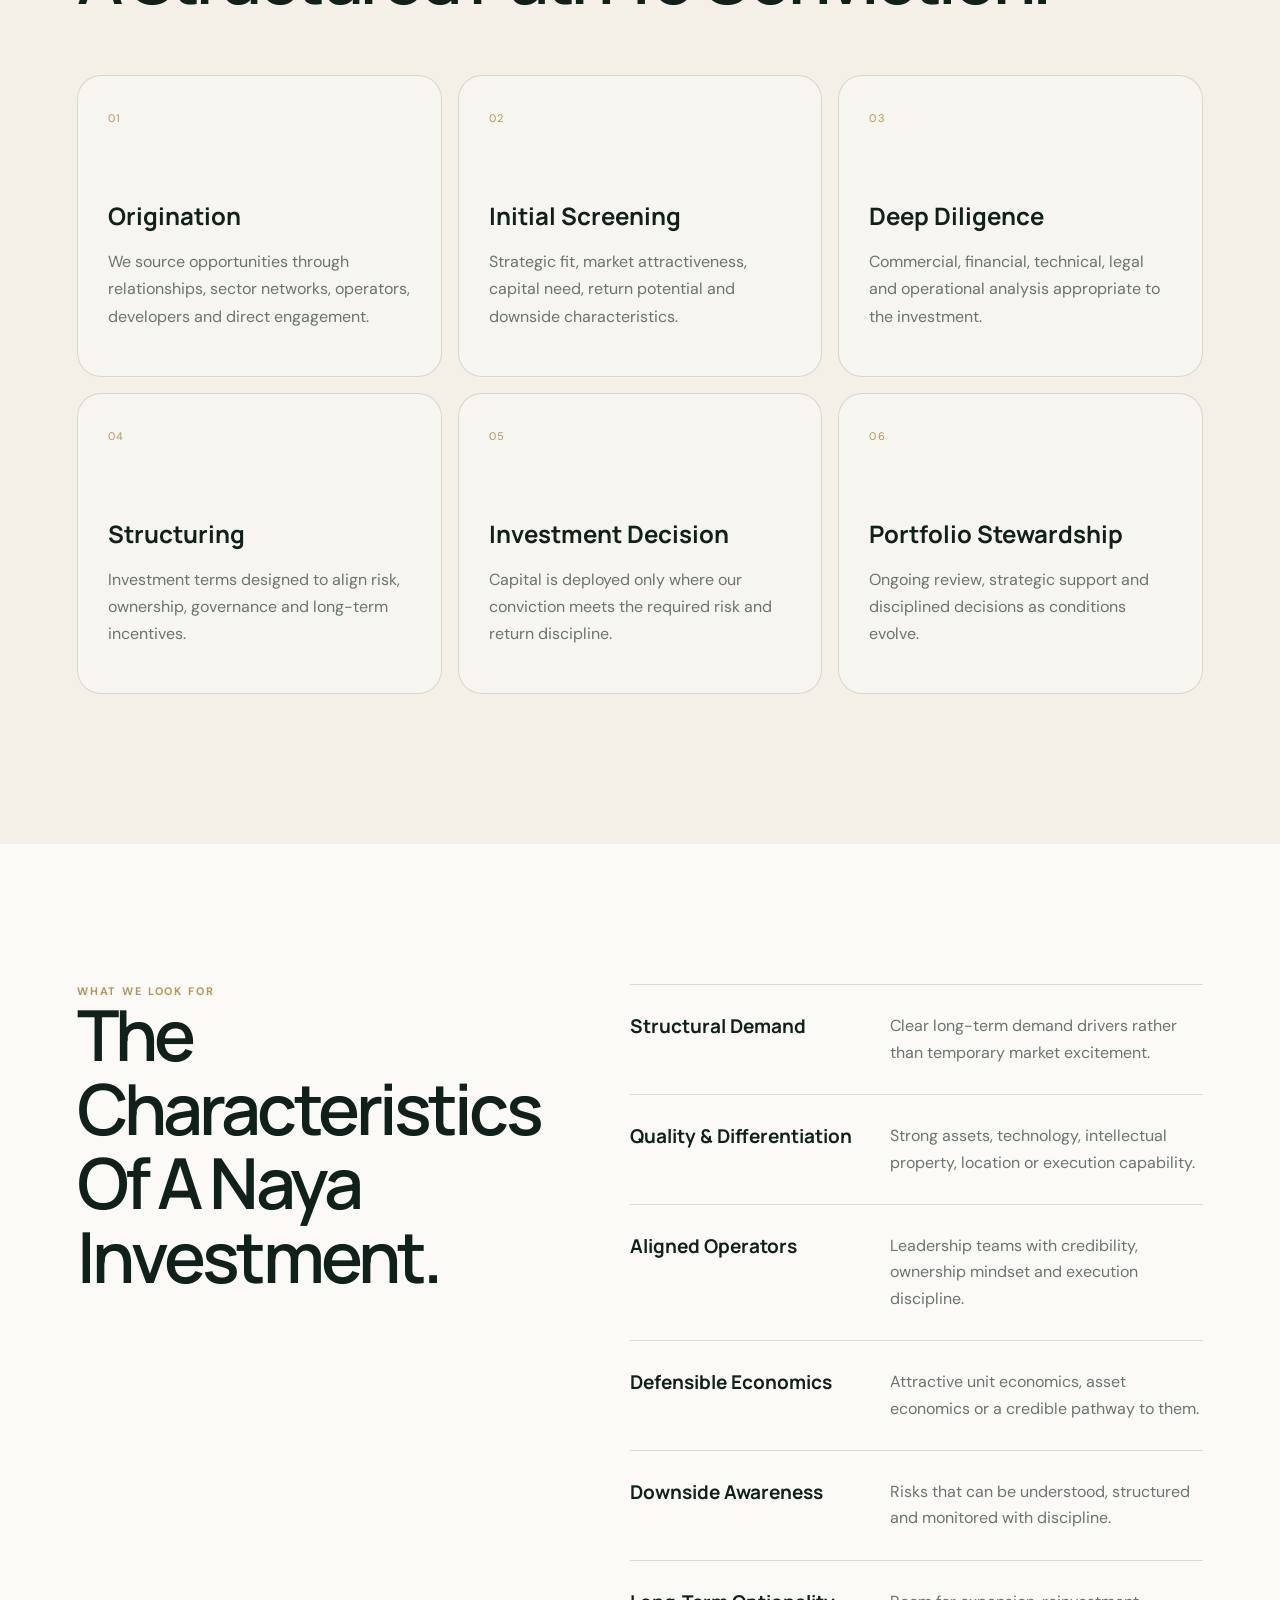
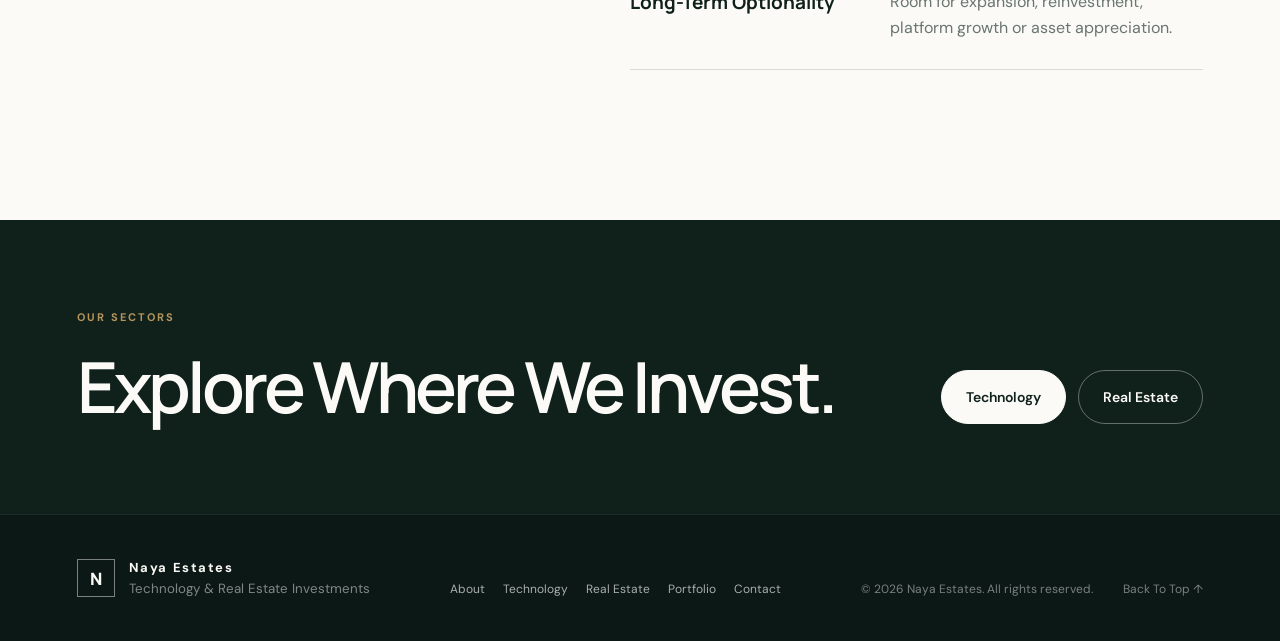
<file: investment-strategy.html>
<!DOCTYPE html>
<html lang="en">
<head>
  <meta charset="UTF-8" />
  <meta name="viewport" content="width=device-width, initial-scale=1.0" />
  <meta name="description" content="Explore the Naya Estates investment philosophy, diligence process and criteria for technology and real estate opportunities." />
  <title>Investment Strategy | Naya Estates</title>
  <link rel="preconnect" href="https://fonts.googleapis.com">
  <link rel="preconnect" href="https://fonts.gstatic.com" crossorigin>
  <link href="https://fonts.googleapis.com/css2?family=DM+Sans:wght@400;500;600;700&family=Manrope:wght@400;500;600;700;800&display=swap" rel="stylesheet">
  <link rel="stylesheet" href="styles.css" />
</head>
<body>
  <div class="noise"></div>
  <header class="site-header" id="top">
    <a class="brand" href="index.html" aria-label="Naya Estates home">
      <span class="brand-mark">N</span>
      <span class="brand-text">Naya <strong>Estates</strong></span>
    </a>
    <button class="nav-toggle" aria-label="Toggle navigation" aria-expanded="false"><span></span><span></span></button>
    <nav class="site-nav"><a href="index.html" class="">Home</a>
<a href="about.html" class="">About</a>
<a href="investment-strategy.html" class="active">Investment Strategy</a>
<a href="technology.html" class="">Technology</a>
<a href="real-estate.html" class="">Real Estate</a>
<a href="portfolio.html" class="">Portfolio</a><a href="contact.html" class="nav-cta ">Connect</a></nav>
  </header>
  <main>
<section class="page-hero section-pad"><div class="page-orb"></div><p class="eyebrow reveal">Investment Strategy</p><h1 class="reveal">Conviction Before Capital.</h1><p class="page-lead reveal delay-1">Our investment process is designed to balance ambition with discipline—focusing on quality, downside awareness and the ability to compound over time.</p></section>
<section class="editorial section-pad"><div class="section-kicker reveal">Core Philosophy</div><div class="editorial-grid"><h2 class="reveal">We Do Not Invest To Follow A Cycle.</h2><div class="rich-copy reveal delay-1"><p>We seek opportunities where value can be created through fundamentals rather than momentum. That means understanding the asset, market, management team, capital requirements and realistic path to value creation before investment.</p><p>We are comfortable being selective. A smaller number of high-conviction investments allows deeper diligence, greater alignment and more meaningful support after capital is deployed.</p></div></div></section>
<section class="process-section section-pad"><div class="section-head"><div><div class="section-kicker reveal">Investment Process</div><h2 class="reveal">A Structured Path To Conviction.</h2></div></div><div class="process-grid"><article class="process-card reveal"><span>01</span><h3>Origination</h3><p>We source opportunities through relationships, sector networks, operators, developers and direct engagement.</p></article><article class="process-card reveal delay-1"><span>02</span><h3>Initial Screening</h3><p>Strategic fit, market attractiveness, capital need, return potential and downside characteristics.</p></article><article class="process-card reveal delay-2"><span>03</span><h3>Deep Diligence</h3><p>Commercial, financial, technical, legal and operational analysis appropriate to the investment.</p></article><article class="process-card reveal delay-3"><span>04</span><h3>Structuring</h3><p>Investment terms designed to align risk, ownership, governance and long-term incentives.</p></article><article class="process-card reveal"><span>05</span><h3>Investment Decision</h3><p>Capital is deployed only where our conviction meets the required risk and return discipline.</p></article><article class="process-card reveal delay-1"><span>06</span><h3>Portfolio Stewardship</h3><p>Ongoing review, strategic support and disciplined decisions as conditions evolve.</p></article></div></section>
<section class="criteria section-pad"><div><div class="section-kicker reveal">What We Look For</div><h2 class="reveal">The Characteristics Of A Naya Investment.</h2></div><div class="criteria-list"><div class="criteria-row reveal"><strong>Structural Demand</strong><p>Clear long-term demand drivers rather than temporary market excitement.</p></div><div class="criteria-row reveal delay-1"><strong>Quality & Differentiation</strong><p>Strong assets, technology, intellectual property, location or execution capability.</p></div><div class="criteria-row reveal delay-2"><strong>Aligned Operators</strong><p>Leadership teams with credibility, ownership mindset and execution discipline.</p></div><div class="criteria-row reveal delay-3"><strong>Defensible Economics</strong><p>Attractive unit economics, asset economics or a credible pathway to them.</p></div><div class="criteria-row reveal"><strong>Downside Awareness</strong><p>Risks that can be understood, structured and monitored with discipline.</p></div><div class="criteria-row reveal delay-1"><strong>Long-Term Optionality</strong><p>Room for expansion, reinvestment, platform growth or asset appreciation.</p></div></div></section>
<section class="split-cta section-pad dark-cta"><div><p class="eyebrow">Our Sectors</p><h2>Explore Where We Invest.</h2></div><div class="cta-buttons"><a class="btn btn-light" href="technology.html">Technology</a><a class="btn btn-outline-light" href="real-estate.html">Real Estate</a></div></section>
</main>
  <footer>
    <div class="footer-brand"><span class="brand-mark">N</span><div><strong>Naya Estates</strong><small>Technology & Real Estate Investments</small></div></div>
    <div class="footer-links"><a href="about.html">About</a><a href="technology.html">Technology</a><a href="real-estate.html">Real Estate</a><a href="portfolio.html">Portfolio</a><a href="contact.html">Contact</a></div>
    <div class="footer-meta"><span>© <span id="year"></span> Naya Estates. All rights reserved.</span><a href="#top">Back To Top ↑</a></div>
  </footer>
  <script src="script.js"></script>
</body>
</html>
</file>
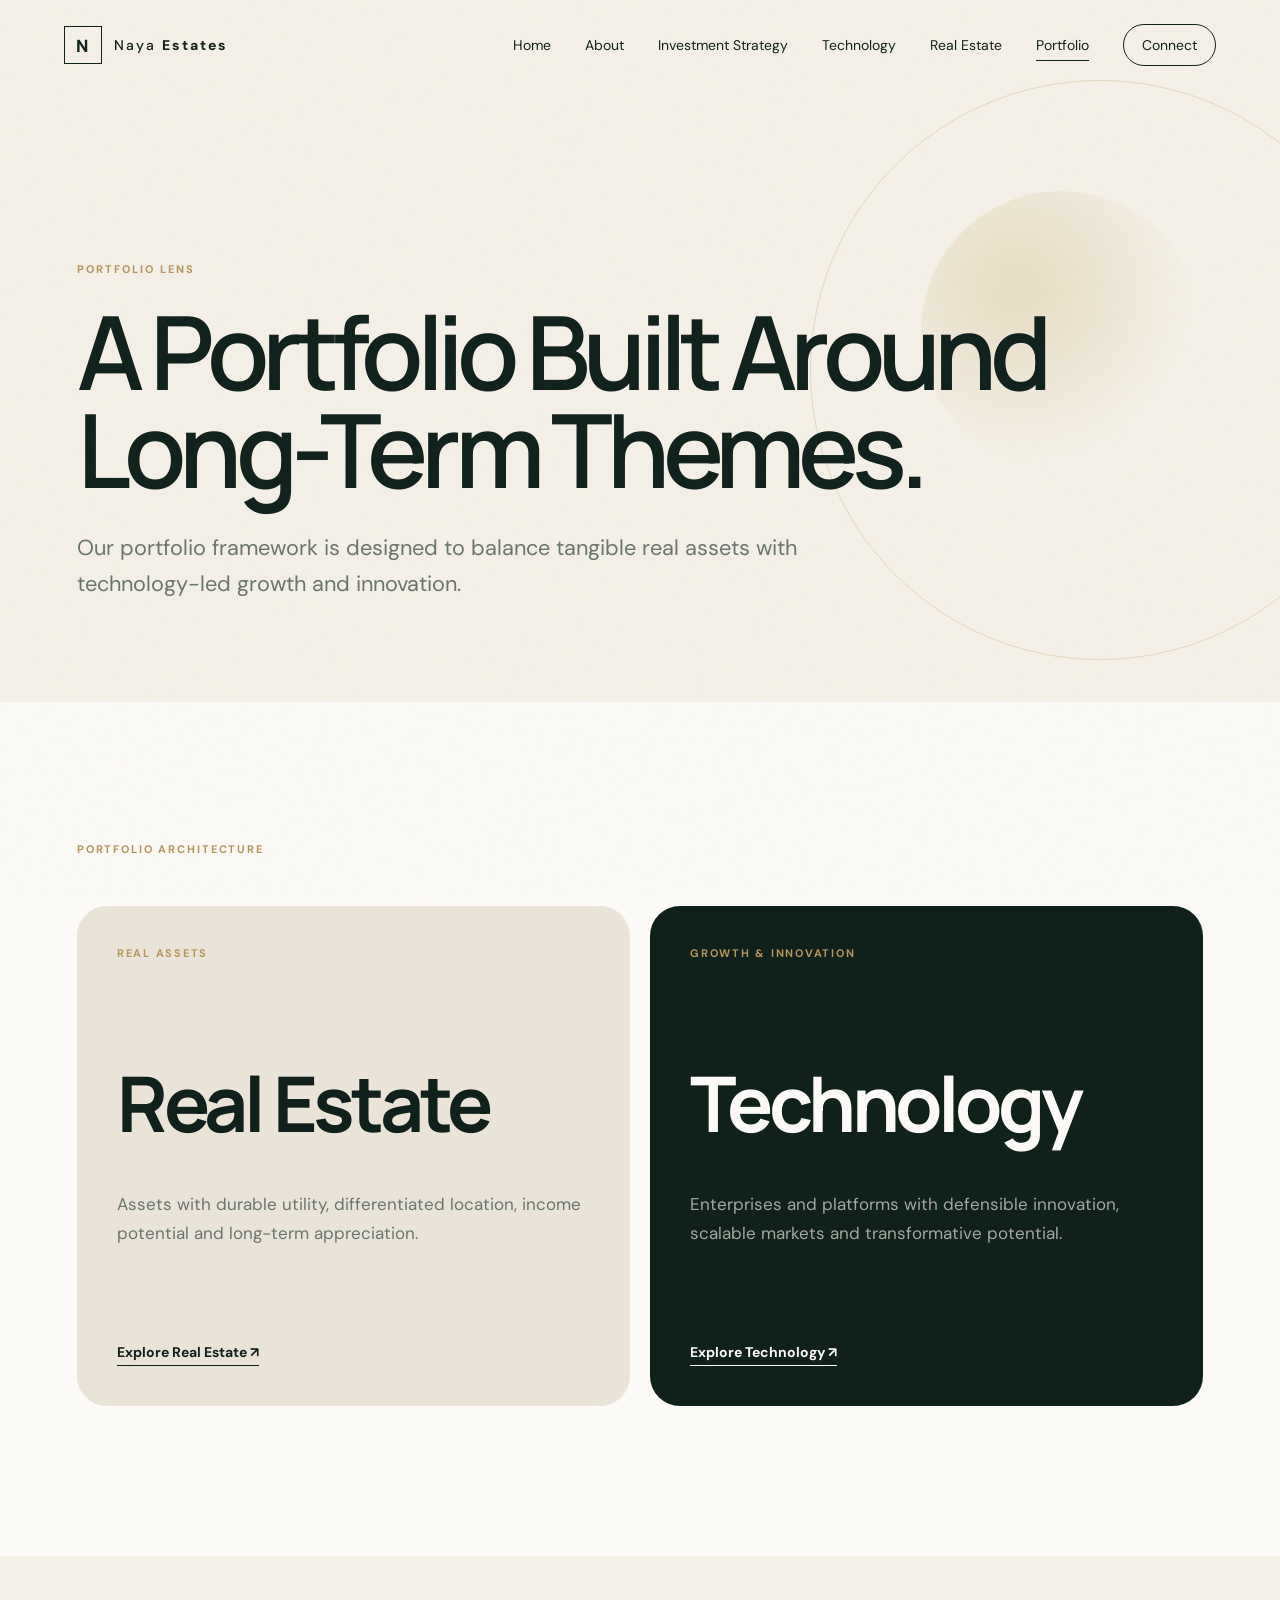
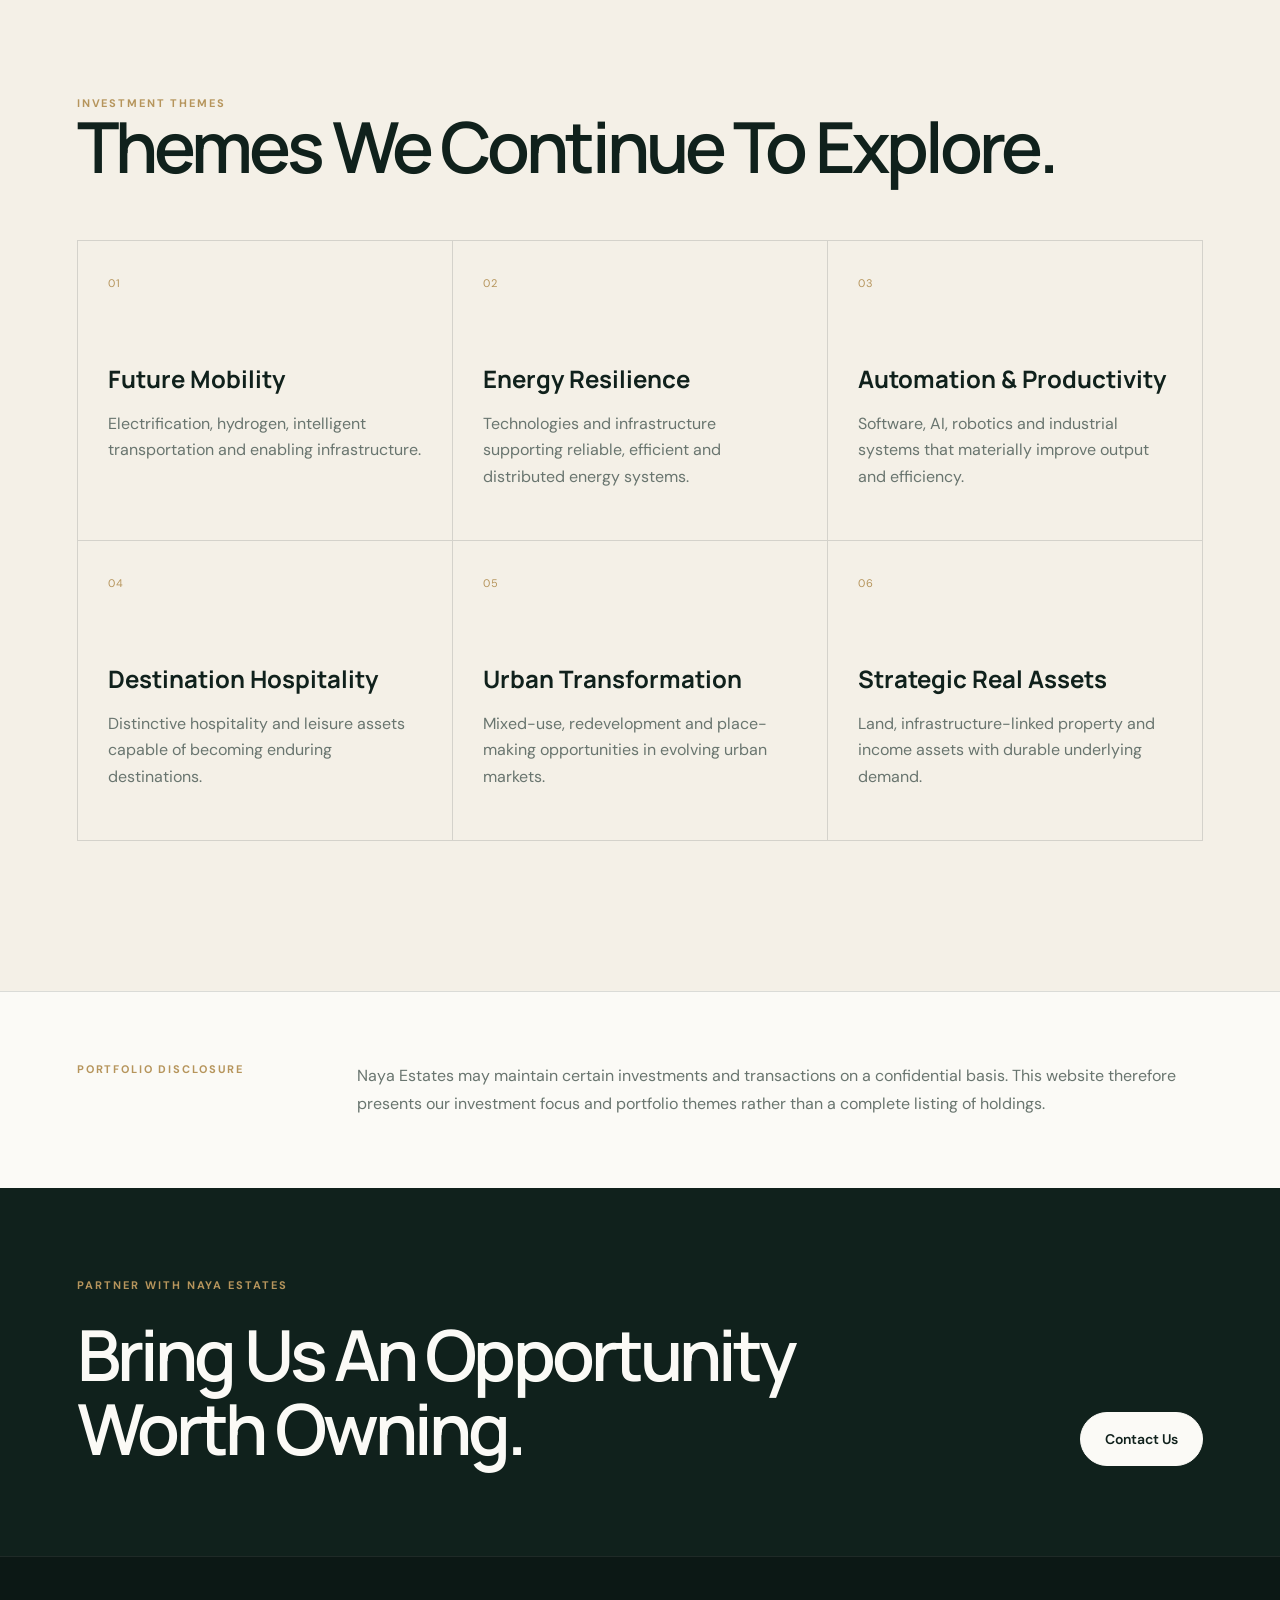
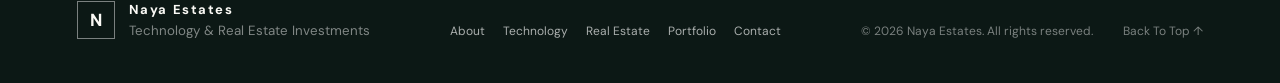
<file: portfolio.html>
<!DOCTYPE html>
<html lang="en">
<head>
  <meta charset="UTF-8" />
  <meta name="viewport" content="width=device-width, initial-scale=1.0" />
  <meta name="description" content="Explore Naya Estates portfolio themes across technology and real estate." />
  <title>Portfolio Lens | Naya Estates</title>
  <link rel="preconnect" href="https://fonts.googleapis.com">
  <link rel="preconnect" href="https://fonts.gstatic.com" crossorigin>
  <link href="https://fonts.googleapis.com/css2?family=DM+Sans:wght@400;500;600;700&family=Manrope:wght@400;500;600;700;800&display=swap" rel="stylesheet">
  <link rel="stylesheet" href="styles.css" />
</head>
<body>
  <div class="noise"></div>
  <header class="site-header" id="top">
    <a class="brand" href="index.html" aria-label="Naya Estates home">
      <span class="brand-mark">N</span>
      <span class="brand-text">Naya <strong>Estates</strong></span>
    </a>
    <button class="nav-toggle" aria-label="Toggle navigation" aria-expanded="false"><span></span><span></span></button>
    <nav class="site-nav"><a href="index.html" class="">Home</a>
<a href="about.html" class="">About</a>
<a href="investment-strategy.html" class="">Investment Strategy</a>
<a href="technology.html" class="">Technology</a>
<a href="real-estate.html" class="">Real Estate</a>
<a href="portfolio.html" class="active">Portfolio</a><a href="contact.html" class="nav-cta ">Connect</a></nav>
  </header>
  <main>
<section class="page-hero section-pad"><div class="page-orb"></div><p class="eyebrow reveal">Portfolio Lens</p><h1 class="reveal">A Portfolio Built Around Long-Term Themes.</h1><p class="page-lead reveal delay-1">Our portfolio framework is designed to balance tangible real assets with technology-led growth and innovation.</p></section>
<section class="portfolio-intro section-pad"><div class="section-kicker reveal">Portfolio Architecture</div><div class="allocation-grid"><article class="allocation-card reveal"><span>Real Assets</span><h2>Real Estate</h2><p>Assets with durable utility, differentiated location, income potential and long-term appreciation.</p><a class="text-link" href="real-estate.html">Explore Real Estate ↗</a></article><article class="allocation-card tech-allocation reveal delay-1"><span>Growth & Innovation</span><h2>Technology</h2><p>Enterprises and platforms with defensible innovation, scalable markets and transformative potential.</p><a class="text-link" href="technology.html">Explore Technology ↗</a></article></div></section>
<section class="theme-section section-pad"><div class="section-head"><div><div class="section-kicker reveal">Investment Themes</div><h2 class="reveal">Themes We Continue To Explore.</h2></div></div><div class="theme-grid"><article class="theme-card reveal"><span>01</span><h3>Future Mobility</h3><p>Electrification, hydrogen, intelligent transportation and enabling infrastructure.</p></article><article class="theme-card reveal delay-1"><span>02</span><h3>Energy Resilience</h3><p>Technologies and infrastructure supporting reliable, efficient and distributed energy systems.</p></article><article class="theme-card reveal delay-2"><span>03</span><h3>Automation & Productivity</h3><p>Software, AI, robotics and industrial systems that materially improve output and efficiency.</p></article><article class="theme-card reveal delay-3"><span>04</span><h3>Destination Hospitality</h3><p>Distinctive hospitality and leisure assets capable of becoming enduring destinations.</p></article><article class="theme-card reveal"><span>05</span><h3>Urban Transformation</h3><p>Mixed-use, redevelopment and place-making opportunities in evolving urban markets.</p></article><article class="theme-card reveal delay-1"><span>06</span><h3>Strategic Real Assets</h3><p>Land, infrastructure-linked property and income assets with durable underlying demand.</p></article></div></section>
<section class="disclosure section-pad"><div class="section-kicker">Portfolio Disclosure</div><p>Naya Estates may maintain certain investments and transactions on a confidential basis. This website therefore presents our investment focus and portfolio themes rather than a complete listing of holdings.</p></section>
<section class="split-cta section-pad dark-cta"><div><p class="eyebrow">Partner With Naya Estates</p><h2>Bring Us An Opportunity Worth Owning.</h2></div><a class="btn btn-light" href="contact.html">Contact Us</a></section>
</main>
  <footer>
    <div class="footer-brand"><span class="brand-mark">N</span><div><strong>Naya Estates</strong><small>Technology & Real Estate Investments</small></div></div>
    <div class="footer-links"><a href="about.html">About</a><a href="technology.html">Technology</a><a href="real-estate.html">Real Estate</a><a href="portfolio.html">Portfolio</a><a href="contact.html">Contact</a></div>
    <div class="footer-meta"><span>© <span id="year"></span> Naya Estates. All rights reserved.</span><a href="#top">Back To Top ↑</a></div>
  </footer>
  <script src="script.js"></script>
</body>
</html>
</file>
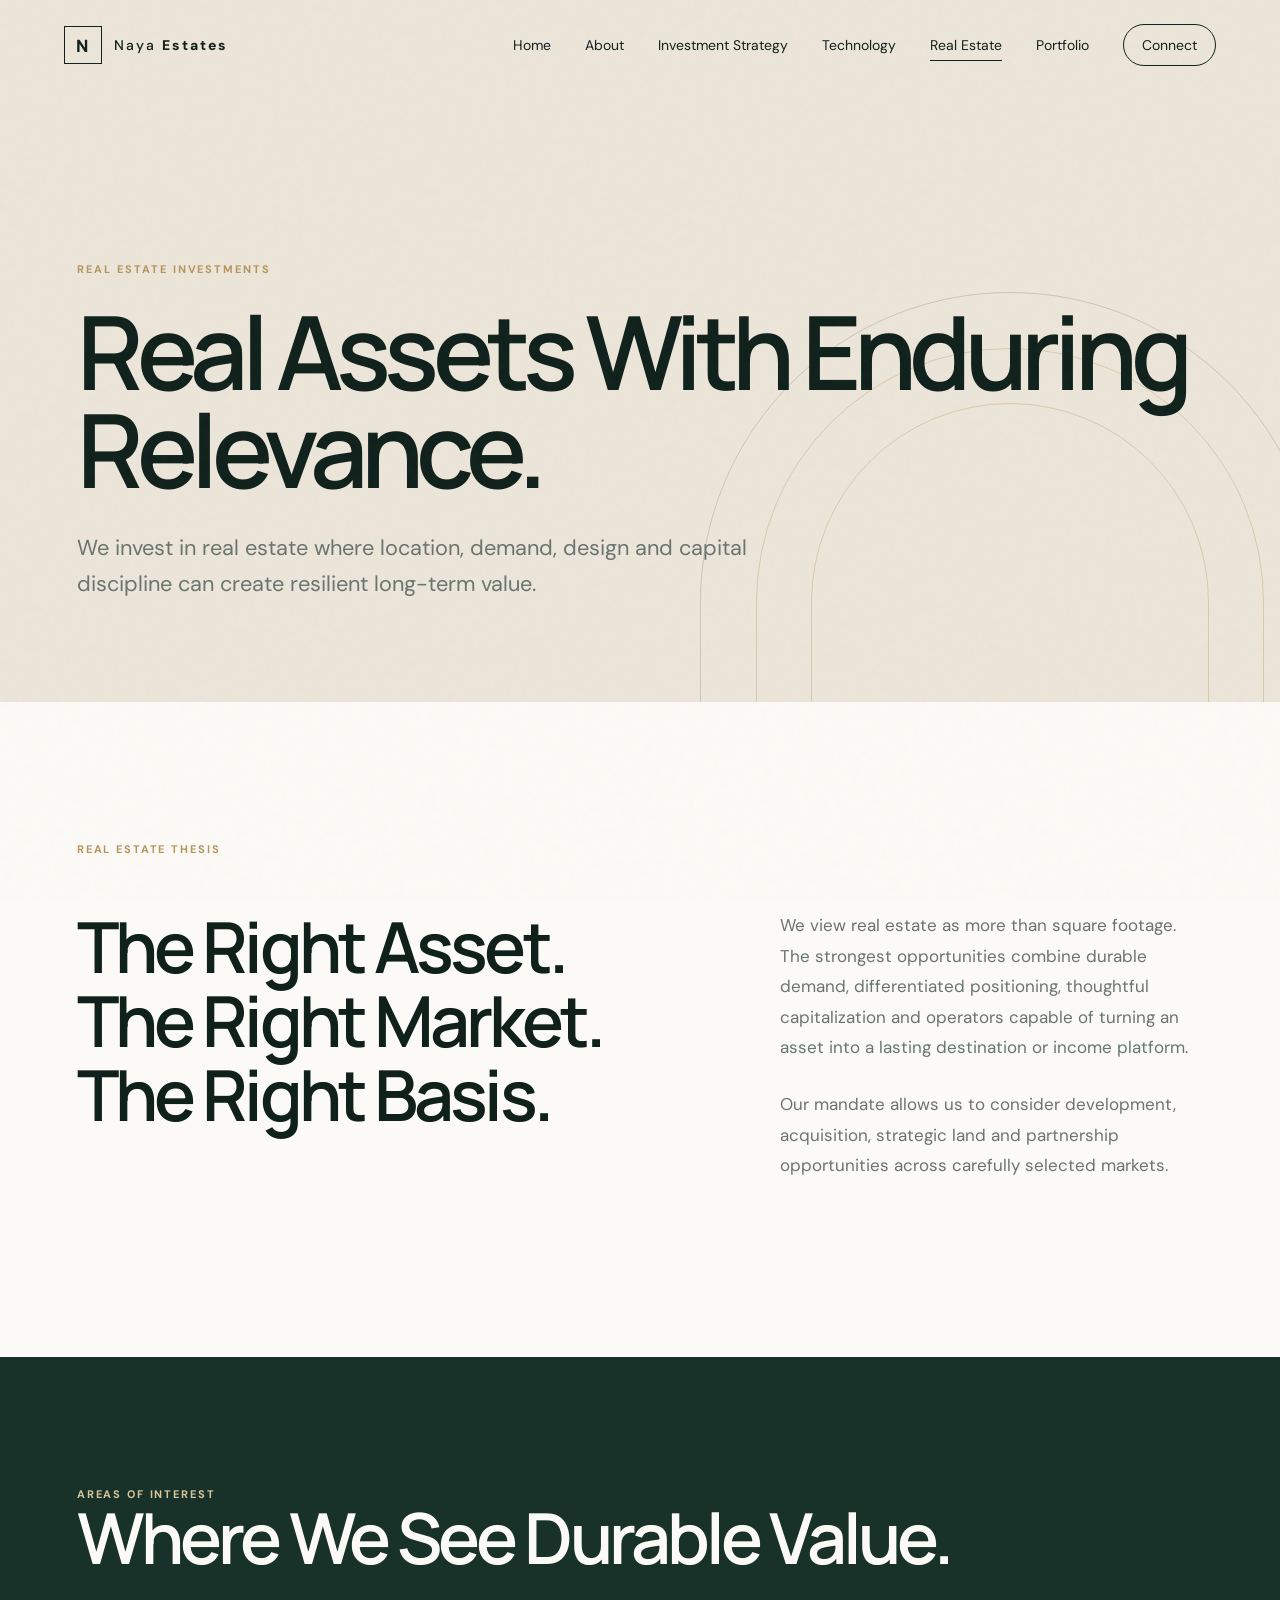
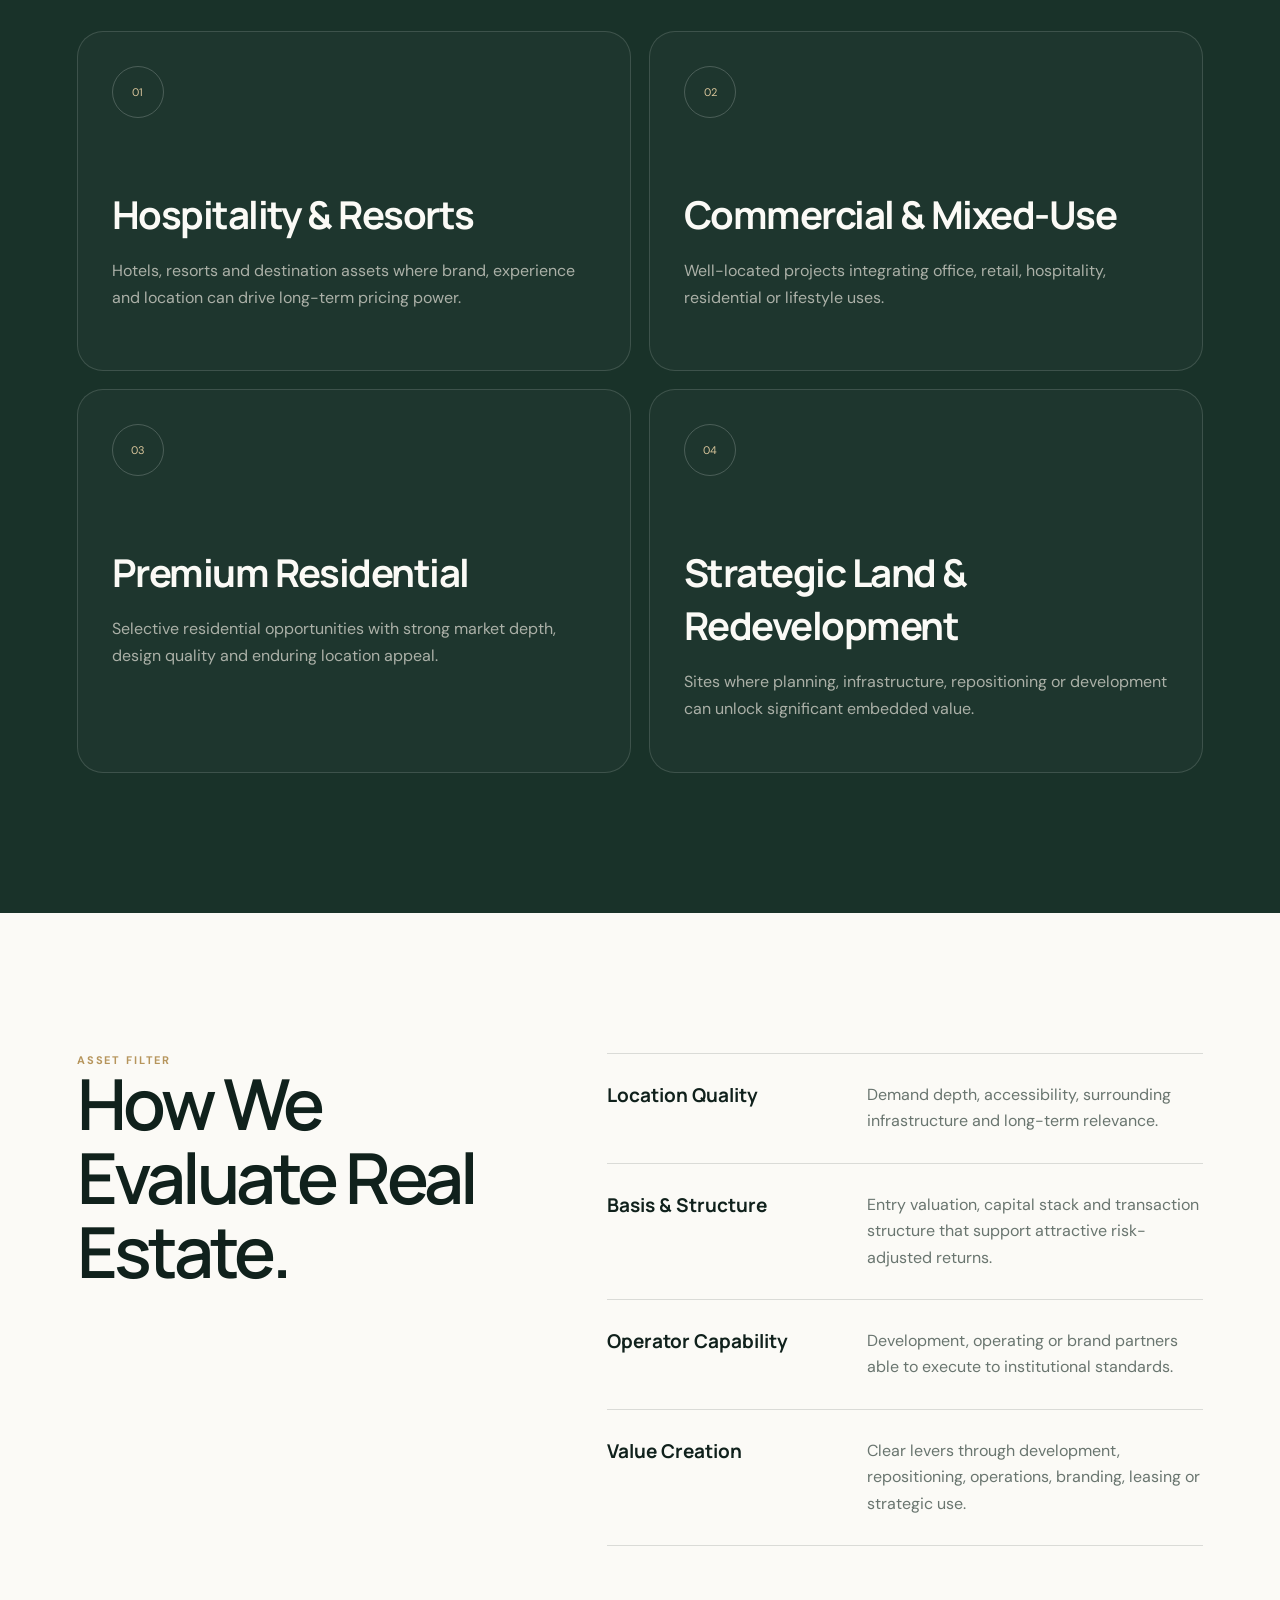
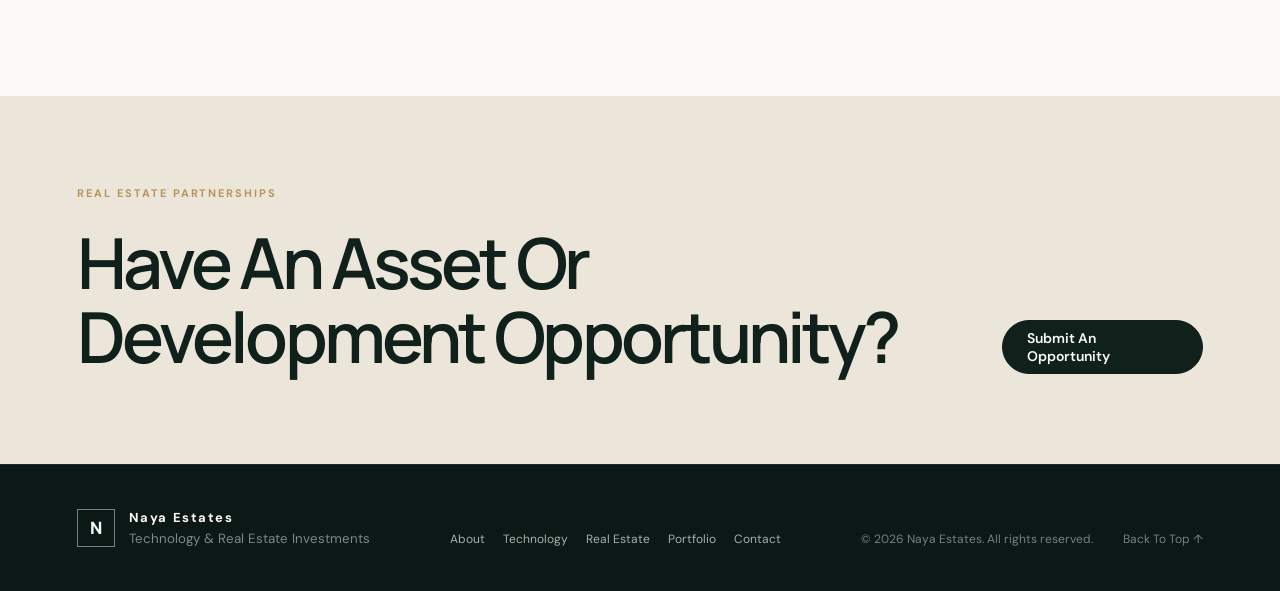
<file: real-estate.html>
<!DOCTYPE html>
<html lang="en">
<head>
  <meta charset="UTF-8" />
  <meta name="viewport" content="width=device-width, initial-scale=1.0" />
  <meta name="description" content="Explore Naya Estates real estate investment focus across hospitality, mixed-use, residential and strategic assets." />
  <title>Real Estate Investments | Naya Estates</title>
  <link rel="preconnect" href="https://fonts.googleapis.com">
  <link rel="preconnect" href="https://fonts.gstatic.com" crossorigin>
  <link href="https://fonts.googleapis.com/css2?family=DM+Sans:wght@400;500;600;700&family=Manrope:wght@400;500;600;700;800&display=swap" rel="stylesheet">
  <link rel="stylesheet" href="styles.css" />
</head>
<body>
  <div class="noise"></div>
  <header class="site-header" id="top">
    <a class="brand" href="index.html" aria-label="Naya Estates home">
      <span class="brand-mark">N</span>
      <span class="brand-text">Naya <strong>Estates</strong></span>
    </a>
    <button class="nav-toggle" aria-label="Toggle navigation" aria-expanded="false"><span></span><span></span></button>
    <nav class="site-nav"><a href="index.html" class="">Home</a>
<a href="about.html" class="">About</a>
<a href="investment-strategy.html" class="">Investment Strategy</a>
<a href="technology.html" class="">Technology</a>
<a href="real-estate.html" class="active">Real Estate</a>
<a href="portfolio.html" class="">Portfolio</a><a href="contact.html" class="nav-cta ">Connect</a></nav>
  </header>
  <main>
<section class="page-hero real-hero section-pad"><div class="real-arch"></div><p class="eyebrow reveal">Real Estate Investments</p><h1 class="reveal">Real Assets With Enduring Relevance.</h1><p class="page-lead reveal delay-1">We invest in real estate where location, demand, design and capital discipline can create resilient long-term value.</p></section>
<section class="editorial section-pad"><div class="section-kicker reveal">Real Estate Thesis</div><div class="editorial-grid"><h2 class="reveal">The Right Asset. The Right Market. The Right Basis.</h2><div class="rich-copy reveal delay-1"><p>We view real estate as more than square footage. The strongest opportunities combine durable demand, differentiated positioning, thoughtful capitalization and operators capable of turning an asset into a lasting destination or income platform.</p><p>Our mandate allows us to consider development, acquisition, strategic land and partnership opportunities across carefully selected markets.</p></div></div></section>
<section class="sector-band estate-band section-pad"><div class="section-head"><div><div class="section-kicker reveal">Areas Of Interest</div><h2 class="reveal">Where We See Durable Value.</h2></div></div><div class="sector-grid"><article class="sector-card reveal"><div class="sector-icon">01</div><h3>Hospitality & Resorts</h3><p>Hotels, resorts and destination assets where brand, experience and location can drive long-term pricing power.</p></article><article class="sector-card reveal delay-1"><div class="sector-icon">02</div><h3>Commercial & Mixed-Use</h3><p>Well-located projects integrating office, retail, hospitality, residential or lifestyle uses.</p></article><article class="sector-card reveal delay-2"><div class="sector-icon">03</div><h3>Premium Residential</h3><p>Selective residential opportunities with strong market depth, design quality and enduring location appeal.</p></article><article class="sector-card reveal delay-3"><div class="sector-icon">04</div><h3>Strategic Land & Redevelopment</h3><p>Sites where planning, infrastructure, repositioning or development can unlock significant embedded value.</p></article></div></section>
<section class="criteria section-pad"><div><div class="section-kicker reveal">Asset Filter</div><h2 class="reveal">How We Evaluate Real Estate.</h2></div><div class="criteria-list"><div class="criteria-row reveal"><strong>Location Quality</strong><p>Demand depth, accessibility, surrounding infrastructure and long-term relevance.</p></div><div class="criteria-row reveal delay-1"><strong>Basis & Structure</strong><p>Entry valuation, capital stack and transaction structure that support attractive risk-adjusted returns.</p></div><div class="criteria-row reveal delay-2"><strong>Operator Capability</strong><p>Development, operating or brand partners able to execute to institutional standards.</p></div><div class="criteria-row reveal delay-3"><strong>Value Creation</strong><p>Clear levers through development, repositioning, operations, branding, leasing or strategic use.</p></div></div></section>
<section class="split-cta section-pad"><div><p class="eyebrow">Real Estate Partnerships</p><h2>Have An Asset Or Development Opportunity?</h2></div><a class="btn btn-primary" href="contact.html">Submit An Opportunity</a></section>
</main>
  <footer>
    <div class="footer-brand"><span class="brand-mark">N</span><div><strong>Naya Estates</strong><small>Technology & Real Estate Investments</small></div></div>
    <div class="footer-links"><a href="about.html">About</a><a href="technology.html">Technology</a><a href="real-estate.html">Real Estate</a><a href="portfolio.html">Portfolio</a><a href="contact.html">Contact</a></div>
    <div class="footer-meta"><span>© <span id="year"></span> Naya Estates. All rights reserved.</span><a href="#top">Back To Top ↑</a></div>
  </footer>
  <script src="script.js"></script>
</body>
</html>
</file>
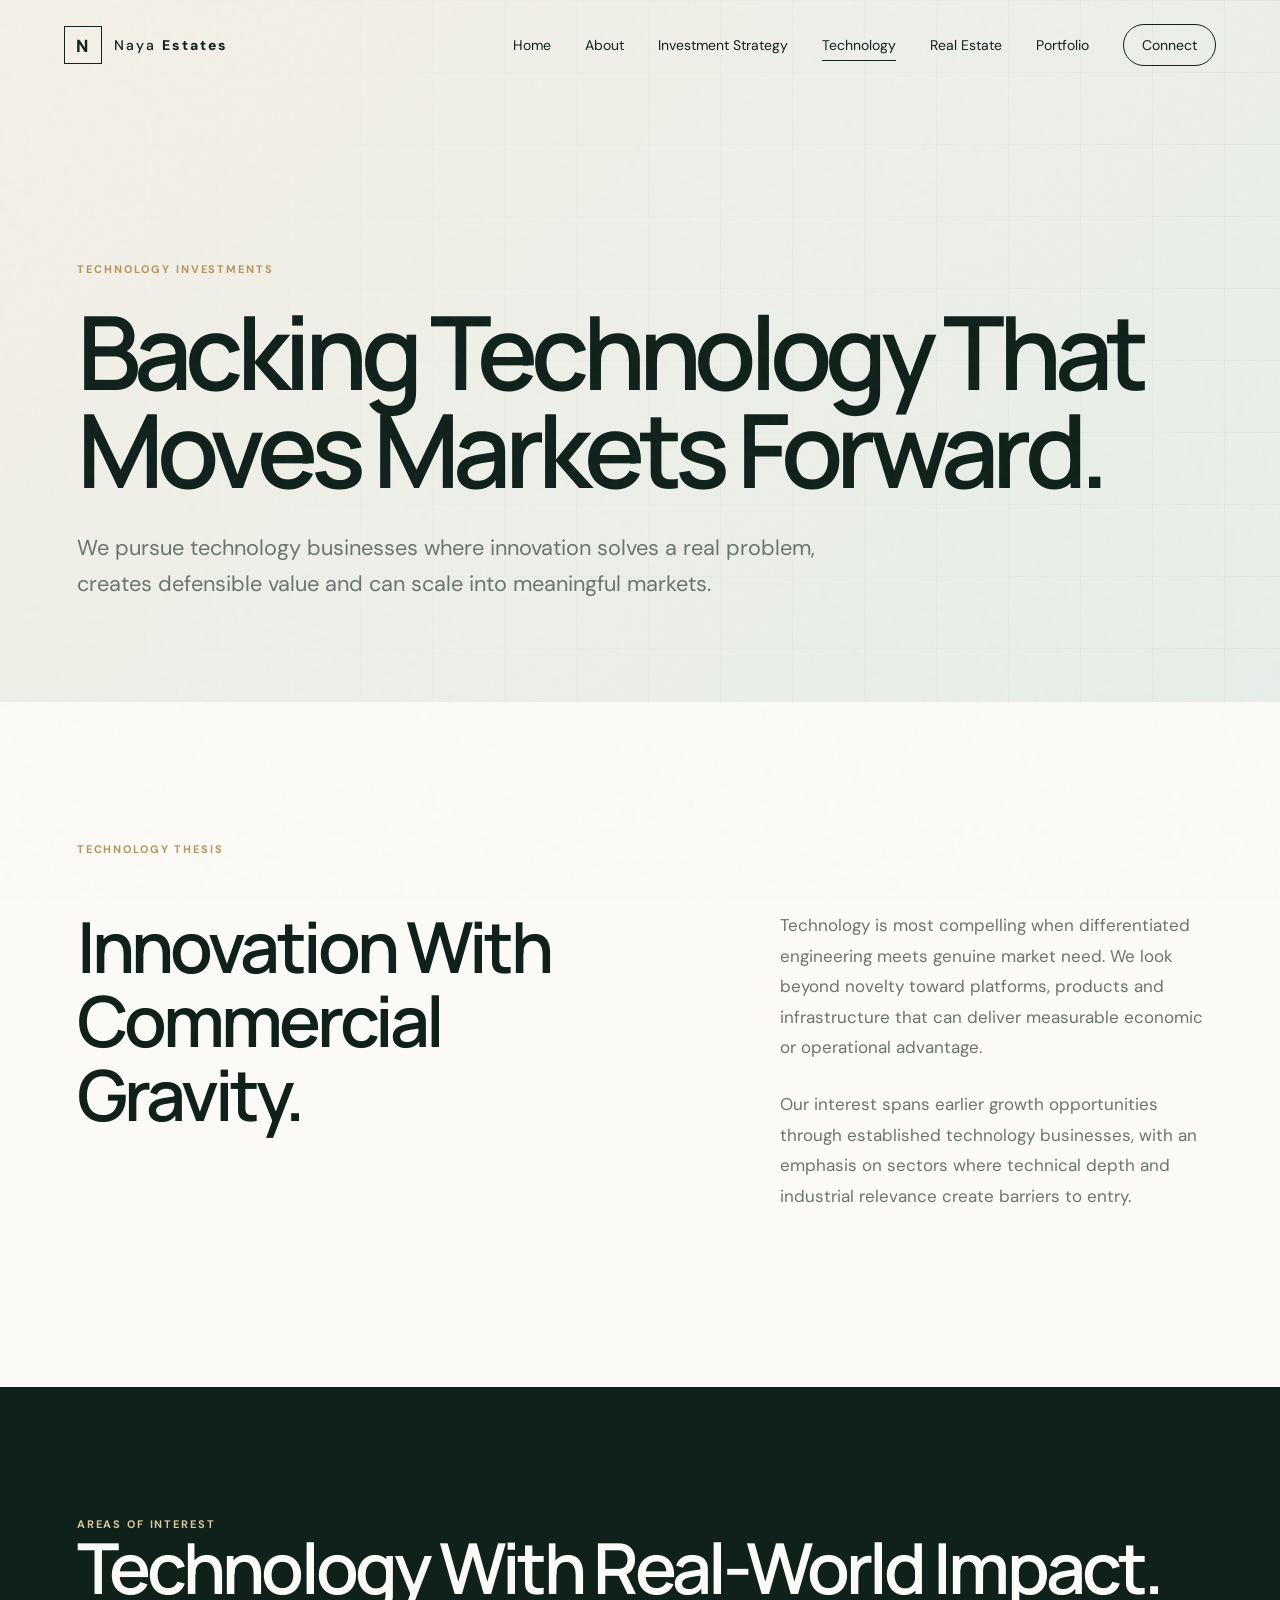
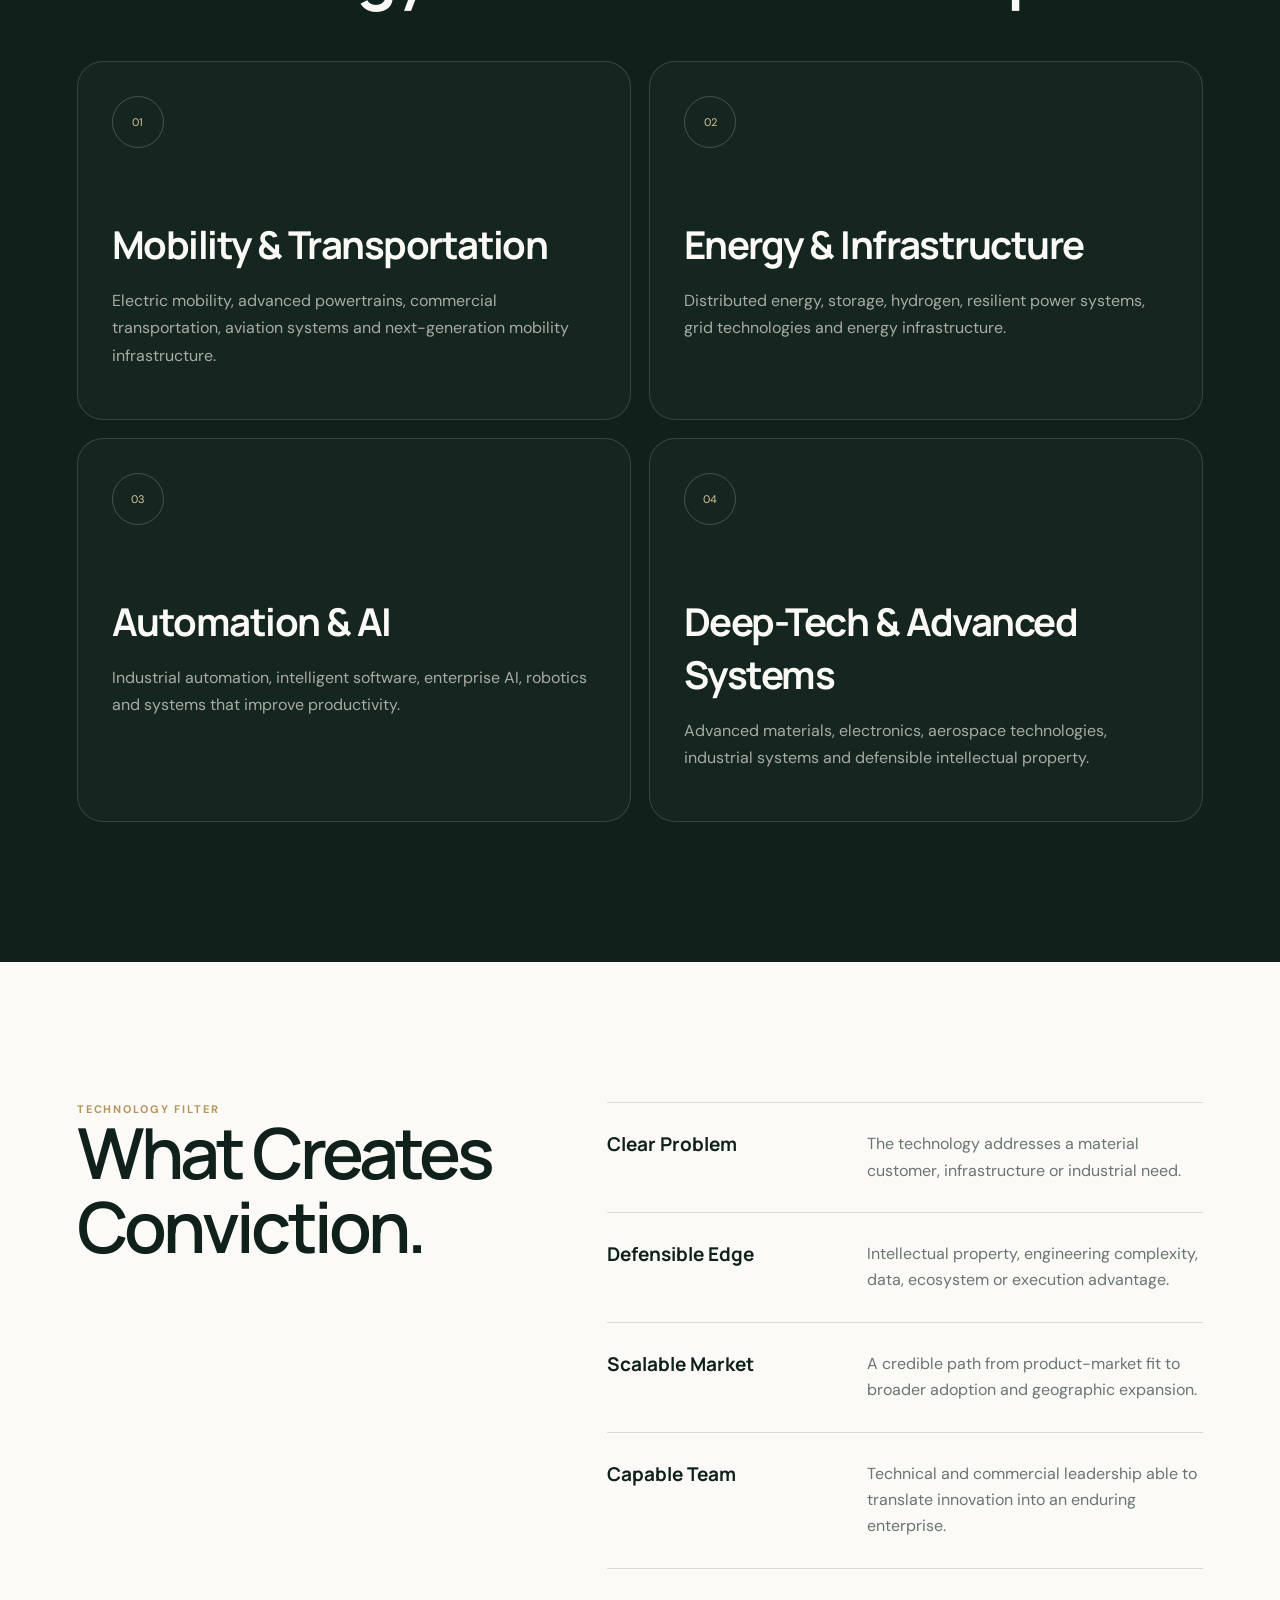
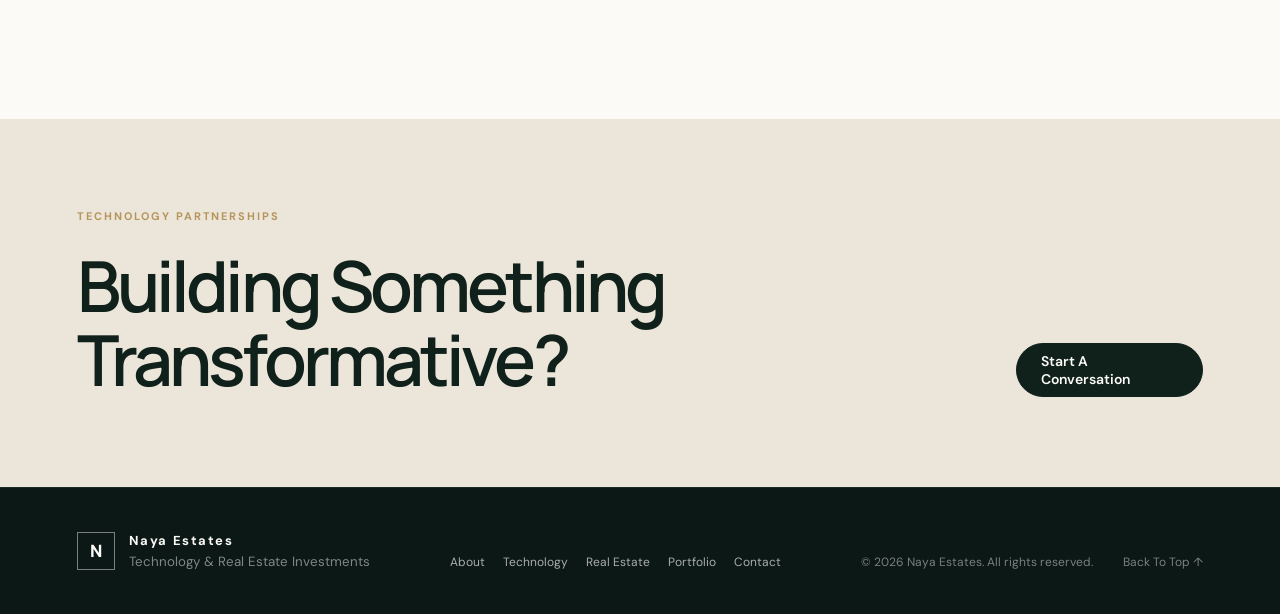
<file: technology.html>
<!DOCTYPE html>
<html lang="en">
<head>
  <meta charset="UTF-8" />
  <meta name="viewport" content="width=device-width, initial-scale=1.0" />
  <meta name="description" content="Explore Naya Estates technology investment focus across mobility, energy, automation, AI and deep-tech." />
  <title>Technology Investments | Naya Estates</title>
  <link rel="preconnect" href="https://fonts.googleapis.com">
  <link rel="preconnect" href="https://fonts.gstatic.com" crossorigin>
  <link href="https://fonts.googleapis.com/css2?family=DM+Sans:wght@400;500;600;700&family=Manrope:wght@400;500;600;700;800&display=swap" rel="stylesheet">
  <link rel="stylesheet" href="styles.css" />
</head>
<body>
  <div class="noise"></div>
  <header class="site-header" id="top">
    <a class="brand" href="index.html" aria-label="Naya Estates home">
      <span class="brand-mark">N</span>
      <span class="brand-text">Naya <strong>Estates</strong></span>
    </a>
    <button class="nav-toggle" aria-label="Toggle navigation" aria-expanded="false"><span></span><span></span></button>
    <nav class="site-nav"><a href="index.html" class="">Home</a>
<a href="about.html" class="">About</a>
<a href="investment-strategy.html" class="">Investment Strategy</a>
<a href="technology.html" class="active">Technology</a>
<a href="real-estate.html" class="">Real Estate</a>
<a href="portfolio.html" class="">Portfolio</a><a href="contact.html" class="nav-cta ">Connect</a></nav>
  </header>
  <main>
<section class="page-hero tech-hero section-pad"><div class="tech-grid-art"></div><p class="eyebrow reveal">Technology Investments</p><h1 class="reveal">Backing Technology That Moves Markets Forward.</h1><p class="page-lead reveal delay-1">We pursue technology businesses where innovation solves a real problem, creates defensible value and can scale into meaningful markets.</p></section>
<section class="editorial section-pad"><div class="section-kicker reveal">Technology Thesis</div><div class="editorial-grid"><h2 class="reveal">Innovation With Commercial Gravity.</h2><div class="rich-copy reveal delay-1"><p>Technology is most compelling when differentiated engineering meets genuine market need. We look beyond novelty toward platforms, products and infrastructure that can deliver measurable economic or operational advantage.</p><p>Our interest spans earlier growth opportunities through established technology businesses, with an emphasis on sectors where technical depth and industrial relevance create barriers to entry.</p></div></div></section>
<section class="sector-band section-pad"><div class="section-head"><div><div class="section-kicker reveal">Areas Of Interest</div><h2 class="reveal">Technology With Real-World Impact.</h2></div></div><div class="sector-grid"><article class="sector-card reveal"><div class="sector-icon">01</div><h3>Mobility & Transportation</h3><p>Electric mobility, advanced powertrains, commercial transportation, aviation systems and next-generation mobility infrastructure.</p></article><article class="sector-card reveal delay-1"><div class="sector-icon">02</div><h3>Energy & Infrastructure</h3><p>Distributed energy, storage, hydrogen, resilient power systems, grid technologies and energy infrastructure.</p></article><article class="sector-card reveal delay-2"><div class="sector-icon">03</div><h3>Automation & AI</h3><p>Industrial automation, intelligent software, enterprise AI, robotics and systems that improve productivity.</p></article><article class="sector-card reveal delay-3"><div class="sector-icon">04</div><h3>Deep-Tech & Advanced Systems</h3><p>Advanced materials, electronics, aerospace technologies, industrial systems and defensible intellectual property.</p></article></div></section>
<section class="criteria section-pad"><div><div class="section-kicker reveal">Technology Filter</div><h2 class="reveal">What Creates Conviction.</h2></div><div class="criteria-list"><div class="criteria-row reveal"><strong>Clear Problem</strong><p>The technology addresses a material customer, infrastructure or industrial need.</p></div><div class="criteria-row reveal delay-1"><strong>Defensible Edge</strong><p>Intellectual property, engineering complexity, data, ecosystem or execution advantage.</p></div><div class="criteria-row reveal delay-2"><strong>Scalable Market</strong><p>A credible path from product-market fit to broader adoption and geographic expansion.</p></div><div class="criteria-row reveal delay-3"><strong>Capable Team</strong><p>Technical and commercial leadership able to translate innovation into an enduring enterprise.</p></div></div></section>
<section class="split-cta section-pad"><div><p class="eyebrow">Technology Partnerships</p><h2>Building Something Transformative?</h2></div><a class="btn btn-primary" href="contact.html">Start A Conversation</a></section>
</main>
  <footer>
    <div class="footer-brand"><span class="brand-mark">N</span><div><strong>Naya Estates</strong><small>Technology & Real Estate Investments</small></div></div>
    <div class="footer-links"><a href="about.html">About</a><a href="technology.html">Technology</a><a href="real-estate.html">Real Estate</a><a href="portfolio.html">Portfolio</a><a href="contact.html">Contact</a></div>
    <div class="footer-meta"><span>© <span id="year"></span> Naya Estates. All rights reserved.</span><a href="#top">Back To Top ↑</a></div>
  </footer>
  <script src="script.js"></script>
</body>
</html>
</file>
<file: styles.css>
:root {
  --ink: #10211c;
  --ink-2: #1b332b;
  --cream: #f4f0e7;
  --paper: #fbfaf6;
  --gold: #b6955c;
  --gold-light: #d9c59b;
  --sage: #8a9b90;
  --line: rgba(16, 33, 28, .14);
  --muted: #69756f;
  --white: #fff;
  --radius: 28px;
  --shadow: 0 24px 60px rgba(16, 33, 28, .08);
}

* { box-sizing: border-box; }
html { scroll-behavior: smooth; }
body {
  margin: 0;
  font-family: "DM Sans", sans-serif;
  color: var(--ink);
  background: var(--paper);
  overflow-x: hidden;
}
body.nav-open { overflow: hidden; }

a { color: inherit; text-decoration: none; }
button { font: inherit; }

.noise {
  position: fixed; inset: 0; pointer-events: none; z-index: 50; opacity: .025;
  background-image: url("data:image/svg+xml,%3Csvg viewBox='0 0 120 120' xmlns='http://www.w3.org/2000/svg'%3E%3Cfilter id='n'%3E%3CfeTurbulence type='fractalNoise' baseFrequency='.9' numOctaves='3' stitchTiles='stitch'/%3E%3C/filter%3E%3Crect width='100%25' height='100%25' filter='url(%23n)' opacity='1'/%3E%3C/svg%3E");
}

.site-header {
  position: fixed; top: 0; left: 0; right: 0; z-index: 40;
  display: flex; align-items: center; justify-content: space-between;
  padding: 24px clamp(24px, 5vw, 80px);
  transition: .35s ease;
}
.site-header.scrolled {
  background: rgba(251, 250, 246, .88);
  backdrop-filter: blur(18px);
  border-bottom: 1px solid var(--line);
  padding-top: 15px; padding-bottom: 15px;
}
.brand { display: flex; align-items: center; gap: 12px; letter-spacing: .13em; }
.brand-mark {
  width: 38px; height: 38px; border: 1px solid var(--ink); display: grid; place-items: center;
  font-family: "Manrope"; font-weight: 800; font-size: 17px;
}
.brand-text { font-size: 14px; font-weight: 500; }
.brand-text strong { font-weight: 800; }
.site-nav { display: flex; align-items: center; gap: 34px; font-size: 14px; }
.site-nav a { position: relative; }
.site-nav a:not(.nav-cta)::after {
  content: ""; position: absolute; left: 0; bottom: -7px; height: 1px; width: 0; background: var(--ink); transition: width .25s ease;
}
.site-nav a:hover::after { width: 100%; }
.nav-cta { border: 1px solid var(--ink); padding: 11px 18px; border-radius: 999px; }
.nav-cta:hover { background: var(--ink); color: var(--paper); }
.nav-toggle { display: none; background: transparent; border: 0; width: 42px; height: 42px; padding: 9px; }
.nav-toggle span { display: block; height: 1px; background: var(--ink); margin: 7px 0; transition: .25s ease; }

.section-pad { padding-left: clamp(24px, 6vw, 100px); padding-right: clamp(24px, 6vw, 100px); }
.hero {
  min-height: 100vh; position: relative; display: grid; grid-template-columns: minmax(0, 1.6fr) minmax(280px, .65fr);
  gap: 70px; align-items: center; padding-top: 130px; padding-bottom: 80px; background: var(--cream); overflow: hidden;
}
.hero-grid { position: absolute; inset: 0; opacity: .16; background-image: linear-gradient(var(--line) 1px, transparent 1px), linear-gradient(90deg, var(--line) 1px, transparent 1px); background-size: 64px 64px; mask-image: linear-gradient(to bottom right, black, transparent 75%); }
.orb { position: absolute; border-radius: 50%; filter: blur(2px); }
.orb-one { width: 460px; height: 460px; right: 14%; top: 9%; border: 1px solid rgba(182,149,92,.28); }
.orb-two { width: 260px; height: 260px; right: 5%; top: 28%; background: radial-gradient(circle at 35% 35%, rgba(217,197,155,.6), rgba(182,149,92,.05) 60%, transparent 70%); }
.hero-copy { max-width: 980px; position: relative; z-index: 2; }
.eyebrow { text-transform: uppercase; letter-spacing: .18em; font-size: 11px; font-weight: 700; color: var(--gold); margin: 0 0 26px; }
.hero h1, h2, h3 { font-family: "Manrope", sans-serif; }
.hero h1 { margin: 0; font-size: clamp(52px, 7.6vw, 118px); line-height: .94; letter-spacing: -.065em; font-weight: 600; max-width: 1050px; }
.hero h1 em { font-family: Georgia, serif; font-weight: 400; color: var(--gold); }
.hero-lead { max-width: 720px; margin: 34px 0 0; font-size: clamp(17px, 1.5vw, 22px); line-height: 1.65; color: var(--ink-2); }
.hero-actions { display: flex; gap: 14px; margin-top: 40px; flex-wrap: wrap; }
.btn { display: inline-flex; align-items: center; justify-content: center; min-height: 54px; padding: 0 24px; border-radius: 999px; font-weight: 600; font-size: 14px; transition: .25s ease; }
.btn-primary { background: var(--ink); color: var(--paper); border: 1px solid var(--ink); }
.btn-primary:hover { transform: translateY(-2px); background: var(--ink-2); }
.btn-ghost { border: 1px solid var(--line); background: rgba(255,255,255,.3); }
.btn-ghost span { margin-left: 12px; }
.btn-ghost:hover { border-color: var(--ink); }
.hero-aside { display: grid; gap: 14px; position: relative; z-index: 2; align-self: end; padding-bottom: 40px; }
.metric-card { background: rgba(251,250,246,.72); border: 1px solid rgba(16,33,28,.12); backdrop-filter: blur(10px); padding: 24px; border-radius: 22px; box-shadow: 0 16px 40px rgba(16,33,28,.04); }
.metric-label { display: block; font-size: 10px; text-transform: uppercase; letter-spacing: .16em; color: var(--muted); margin-bottom: 14px; }
.metric-card strong { display: block; font-family: "Manrope"; font-size: 27px; letter-spacing: -.03em; }
.metric-card small { display: block; color: var(--muted); margin-top: 8px; line-height: 1.5; }
.accent-card { background: var(--ink); color: var(--cream); }
.accent-card .metric-label { color: var(--gold-light); }
.accent-card strong { font-size: 22px; }
.scroll-cue { position: absolute; left: clamp(24px, 6vw, 100px); bottom: 34px; display: flex; gap: 12px; align-items: center; font-size: 10px; letter-spacing: .14em; text-transform: uppercase; color: var(--muted); }
.scroll-cue i { width: 46px; height: 1px; background: currentColor; }

.section-kicker { font-size: 11px; text-transform: uppercase; letter-spacing: .17em; color: var(--gold); font-weight: 700; }
.statement { padding-top: 150px; padding-bottom: 150px; }
.statement-grid { display: grid; grid-template-columns: minmax(0, 1.55fr) minmax(260px, .65fr); gap: 90px; margin-top: 54px; align-items: end; }
.statement h2, .section-head h2, .strategy h2, .principles h2, .contact h2 { margin: 0; font-size: clamp(40px, 5.5vw, 82px); line-height: 1.06; letter-spacing: -.055em; font-weight: 600; }
.statement h2 span { font-family: Georgia, serif; font-weight: 400; color: var(--gold); }
.statement-copy p { color: var(--muted); font-size: 17px; line-height: 1.75; margin: 0 0 22px; }

.focus { padding-top: 130px; padding-bottom: 140px; background: var(--ink); color: var(--paper); }
.section-head { display: flex; align-items: end; justify-content: space-between; gap: 40px; margin-bottom: 56px; }
.focus .section-kicker { color: var(--gold-light); }
.focus .section-intro { color: rgba(244,240,231,.68); }
.section-intro { max-width: 480px; line-height: 1.7; color: var(--muted); }
.focus-grid { display: grid; grid-template-columns: 1fr 1fr; gap: 20px; }
.focus-card { min-height: 610px; border-radius: var(--radius); padding: 34px; overflow: hidden; position: relative; display: flex; flex-direction: column; justify-content: space-between; border: 1px solid rgba(255,255,255,.12); }
.focus-card::before { content: ""; position: absolute; inset: 0; transition: transform .5s ease; }
.focus-card:hover::before { transform: scale(1.04); }
.real-estate::before { background: radial-gradient(circle at 75% 25%, rgba(217,197,155,.2), transparent 38%), linear-gradient(135deg, #213b33, #10211c 70%); }
.technology::before { background: radial-gradient(circle at 75% 25%, rgba(122,160,165,.18), transparent 38%), linear-gradient(135deg, #162d2a, #0c1715 70%); }
.focus-number, .focus-icon, .focus-content { position: relative; z-index: 1; }
.focus-number { font-family: "Manrope"; font-size: 12px; color: rgba(255,255,255,.5); }
.focus-icon { position: absolute; right: 34px; top: 28px; width: 74px; height: 74px; border-radius: 50%; border: 1px solid rgba(255,255,255,.2); display: grid; place-items: center; font-size: 34px; color: var(--gold-light); }
.focus-content { max-width: 610px; }
.focus-card h3 { margin: 0 0 18px; font-size: clamp(34px, 4vw, 58px); letter-spacing: -.045em; }
.focus-card p:not(.eyebrow) { color: rgba(244,240,231,.72); max-width: 540px; line-height: 1.7; }
.focus-card ul { list-style: none; padding: 0; margin: 28px 0 0; display: grid; grid-template-columns: 1fr 1fr; gap: 12px; }
.focus-card li { border-top: 1px solid rgba(255,255,255,.14); padding-top: 12px; font-size: 13px; color: rgba(244,240,231,.8); }

.strategy { padding-top: 130px; padding-bottom: 140px; background: var(--cream); }
.strategy-panel { border: 1px solid var(--line); border-radius: 34px; padding: clamp(28px, 5vw, 70px); background: rgba(255,255,255,.28); }
.strategy-top { display: grid; grid-template-columns: 1.2fr .8fr; gap: 70px; align-items: end; margin-top: 46px; padding-bottom: 70px; border-bottom: 1px solid var(--line); }
.strategy-top p { margin: 0; color: var(--muted); font-size: 17px; line-height: 1.75; }
.strategy-grid { display: grid; grid-template-columns: repeat(4, 1fr); }
.strategy-item { padding: 34px 28px 8px 0; }
.strategy-item + .strategy-item { border-left: 1px solid var(--line); padding-left: 28px; }
.strategy-item span { font-size: 11px; color: var(--gold); }
.strategy-item h3 { font-size: 20px; margin: 18px 0 12px; }
.strategy-item p { color: var(--muted); line-height: 1.65; font-size: 14px; }

.portfolio { padding-top: 140px; padding-bottom: 150px; }
.portfolio-grid { display: grid; grid-template-columns: repeat(2, 1fr); border-top: 1px solid var(--line); border-left: 1px solid var(--line); }
.portfolio-card { position: relative; min-height: 310px; padding: 34px; border-right: 1px solid var(--line); border-bottom: 1px solid var(--line); transition: .3s ease; }
.portfolio-card:hover { background: var(--cream); }
.portfolio-card > span { font-size: 10px; letter-spacing: .16em; color: var(--gold); font-weight: 700; }
.portfolio-card h3 { font-size: clamp(27px, 3vw, 42px); letter-spacing: -.04em; max-width: 440px; margin: 44px 0 18px; }
.portfolio-card p { max-width: 500px; color: var(--muted); line-height: 1.65; }
.card-arrow { position: absolute; top: 34px; right: 34px; width: 38px; height: 38px; border: 1px solid var(--line); border-radius: 50%; display: grid; place-items: center; }

.principles { padding-top: 140px; padding-bottom: 140px; background: #eae4d8; display: grid; grid-template-columns: .9fr 1.1fr; gap: 90px; }
.principles-copy { position: sticky; top: 120px; align-self: start; }
.principles-copy h2 { margin-top: 40px; }
.principles-list { border-top: 1px solid var(--line); }
.principle { display: grid; grid-template-columns: 70px 180px 1fr; gap: 20px; padding: 30px 0; border-bottom: 1px solid var(--line); align-items: start; }
.principle span { color: var(--gold); font-size: 11px; }
.principle strong { font-family: "Manrope"; font-size: 20px; }
.principle p { margin: 0; color: var(--muted); line-height: 1.6; }

.contact { padding-top: 120px; padding-bottom: 120px; background: var(--ink); color: var(--paper); }
.contact-panel { padding: clamp(34px, 5vw, 72px); border: 1px solid rgba(255,255,255,.13); border-radius: 34px; display: grid; grid-template-columns: 1.2fr .8fr; gap: 60px; align-items: end; background: radial-gradient(circle at 95% 10%, rgba(182,149,92,.14), transparent 32%); }
.contact h2 { margin-bottom: 24px; }
.contact p:not(.eyebrow) { max-width: 660px; color: rgba(244,240,231,.67); line-height: 1.7; }
.contact-link { padding: 26px 0; border-top: 1px solid rgba(255,255,255,.25); border-bottom: 1px solid rgba(255,255,255,.25); display: flex; justify-content: space-between; gap: 18px; align-items: center; }
.contact-link span { color: rgba(244,240,231,.6); font-size: 13px; }
.contact-link strong { font-family: "Manrope"; font-size: 16px; }

footer { background: #0c1815; color: var(--paper); padding: 44px clamp(24px, 6vw, 100px); display: flex; justify-content: space-between; align-items: end; gap: 40px; border-top: 1px solid rgba(255,255,255,.08); }
.footer-brand { display: flex; gap: 14px; align-items: center; }
.footer-brand .brand-mark { border-color: rgba(255,255,255,.45); }
.footer-brand strong { display: block; letter-spacing: .12em; font-size: 13px; }
.footer-brand small { display: block; color: rgba(255,255,255,.48); margin-top: 4px; }
.footer-meta { display: flex; gap: 30px; color: rgba(255,255,255,.45); font-size: 12px; }

.reveal { opacity: 0; transform: translateY(22px); transition: opacity .7s ease, transform .7s ease; }
.reveal.visible { opacity: 1; transform: none; }
.delay-1 { transition-delay: .08s; }
.delay-2 { transition-delay: .16s; }
.delay-3 { transition-delay: .24s; }

@media (max-width: 1000px) {
  .site-nav { position: fixed; inset: 0; background: var(--paper); z-index: -1; display: flex; flex-direction: column; justify-content: center; align-items: center; gap: 28px; font-size: 26px; opacity: 0; visibility: hidden; transition: .25s ease; }
  body.nav-open .site-nav { opacity: 1; visibility: visible; z-index: 35; }
  .nav-toggle { display: block; z-index: 41; }
  body.nav-open .nav-toggle span:first-child { transform: translateY(4px) rotate(45deg); }
  body.nav-open .nav-toggle span:last-child { transform: translateY(-4px) rotate(-45deg); }
  .hero { grid-template-columns: 1fr; align-content: center; }
  .hero-aside { display: grid; grid-template-columns: repeat(3, 1fr); padding: 0; }
  .statement-grid, .strategy-top, .principles, .contact-panel { grid-template-columns: 1fr; gap: 44px; }
  .focus-grid { grid-template-columns: 1fr; }
  .strategy-grid { grid-template-columns: 1fr 1fr; }
  .strategy-item:nth-child(3) { border-left: 0; padding-left: 0; border-top: 1px solid var(--line); }
  .strategy-item:nth-child(4) { border-top: 1px solid var(--line); }
  .principles-copy { position: relative; top: auto; }
}

@media (max-width: 700px) {
  .site-header { padding: 18px 20px; }
  .brand-text { font-size: 12px; }
  .hero { padding-top: 120px; min-height: auto; padding-bottom: 90px; }
  .hero h1 { font-size: clamp(50px, 15vw, 70px); }
  .hero-aside { grid-template-columns: 1fr; }
  .metric-card { padding: 20px; }
  .scroll-cue { display: none; }
  .statement, .focus, .strategy, .portfolio, .principles { padding-top: 90px; padding-bottom: 90px; }
  .statement-grid { margin-top: 36px; }
  .section-head { align-items: start; flex-direction: column; }
  .focus-card { min-height: 560px; padding: 26px; }
  .focus-icon { right: 26px; top: 24px; }
  .focus-card ul { grid-template-columns: 1fr; }
  .strategy-grid, .portfolio-grid { grid-template-columns: 1fr; }
  .strategy-item, .strategy-item + .strategy-item { border-left: 0; border-top: 1px solid var(--line); padding-left: 0; }
  .principle { grid-template-columns: 46px 1fr; }
  .principle p { grid-column: 2; }
  .contact-link { align-items: flex-start; flex-direction: column; }
  footer { align-items: flex-start; flex-direction: column; }
  .footer-meta { flex-direction: column; gap: 8px; }
}

/* Multi-page additions */
.site-nav a.active:not(.nav-cta)::after { width: 100%; }
.site-nav .nav-cta.active { background: var(--ink); color: var(--paper); }
.text-link { display: inline-flex; align-items: center; gap: 8px; margin-top: 14px; font-size: 14px; font-weight: 700; border-bottom: 1px solid currentColor; padding-bottom: 4px; }
.panel-action { padding-top: 32px; border-top: 1px solid var(--line); margin-top: 34px; }

.page-hero { min-height: 78vh; padding-top: 180px; padding-bottom: 100px; display: flex; flex-direction: column; justify-content: flex-end; position: relative; overflow: hidden; background: var(--cream); }
.page-hero h1 { max-width: 1180px; margin: 0; font-family: "Manrope", sans-serif; font-size: clamp(56px, 8vw, 118px); line-height: .96; letter-spacing: -.065em; font-weight: 600; position: relative; z-index: 2; }
.page-lead { max-width: 760px; margin: 32px 0 0; font-size: clamp(18px, 1.7vw, 24px); line-height: 1.65; color: var(--muted); position: relative; z-index: 2; }
.page-orb { position: absolute; width: 580px; height: 580px; border-radius: 50%; right: -110px; top: 80px; border: 1px solid rgba(182,149,92,.28); }
.page-orb::after { content:""; position:absolute; width:280px; height:280px; border-radius:50%; inset:110px; background:radial-gradient(circle at 35% 35%, rgba(217,197,155,.45), transparent 68%); }
.compact-hero { min-height: 64vh; }

.editorial { padding-top: 140px; padding-bottom: 150px; }
.editorial-grid { display: grid; grid-template-columns: 1.05fr .75fr; gap: 110px; margin-top: 54px; align-items: start; }
.editorial h2, .process-section h2, .criteria h2, .sector-band h2, .theme-section h2, .contact-page h2, .split-cta h2 { margin: 0; font-family: "Manrope", sans-serif; font-size: clamp(42px, 5.5vw, 78px); line-height: 1.05; letter-spacing: -.055em; font-weight: 600; }
.rich-copy { max-width: 700px; }
.rich-copy p { margin: 0 0 26px; color: var(--muted); font-size: 17px; line-height: 1.8; }

.dark-section { background: var(--ink); color: var(--paper); padding-top: 130px; padding-bottom: 140px; }
.dark-section .section-kicker { color: var(--gold-light); }
.dark-section h2 { margin: 0; font-size: clamp(42px, 5.5vw, 78px); line-height: 1.05; letter-spacing: -.055em; }
.value-grid { display:grid; grid-template-columns:repeat(4,1fr); margin-top: 60px; border-top:1px solid rgba(255,255,255,.15); border-left:1px solid rgba(255,255,255,.15); }
.value-card { min-height: 310px; padding: 30px; border-right:1px solid rgba(255,255,255,.15); border-bottom:1px solid rgba(255,255,255,.15); }
.value-card span, .process-card span, .timeline-item span, .theme-card span, .guidance-item span { color: var(--gold); font-size: 11px; letter-spacing: .12em; }
.value-card h3 { margin: 80px 0 16px; font-size: 24px; }
.value-card p { color: rgba(244,240,231,.66); line-height: 1.7; }

.timeline-section, .process-section, .theme-section { padding-top: 140px; padding-bottom: 150px; }
.timeline { margin-top: 60px; border-top: 1px solid var(--line); }
.timeline-item { display:grid; grid-template-columns: 70px 220px 1fr; gap:30px; align-items:start; padding:30px 0; border-bottom:1px solid var(--line); }
.timeline-item h3 { margin:0; font-size:24px; }
.timeline-item p { margin:0; color:var(--muted); line-height:1.7; max-width:650px; }

.process-section { background: var(--cream); }
.process-grid { display:grid; grid-template-columns: repeat(3,1fr); gap:16px; margin-top:60px; }
.process-card { min-height: 300px; padding:30px; border:1px solid var(--line); border-radius:24px; background:rgba(255,255,255,.32); }
.process-card h3 { margin:72px 0 14px; font-size:24px; }
.process-card p { color:var(--muted); line-height:1.7; }

.criteria { display:grid; grid-template-columns:.85fr 1.15fr; gap:90px; padding-top:140px; padding-bottom:150px; }
.criteria-list { border-top:1px solid var(--line); }
.criteria-row { display:grid; grid-template-columns:230px 1fr; gap:30px; padding:28px 0; border-bottom:1px solid var(--line); }
.criteria-row strong { font-family:"Manrope"; font-size:19px; }
.criteria-row p { margin:0; color:var(--muted); line-height:1.65; }

.tech-hero { background: linear-gradient(135deg,#f4f0e7 0%,#e7eee9 100%); }
.tech-grid-art { position:absolute; inset:0; opacity:.28; background-image:linear-gradient(rgba(16,33,28,.12) 1px,transparent 1px),linear-gradient(90deg,rgba(16,33,28,.12) 1px,transparent 1px); background-size:72px 72px; mask-image:linear-gradient(90deg,transparent,black); }
.real-hero { background:#ece5d9; }
.real-arch { position:absolute; width:620px; height:620px; border:1px solid rgba(16,33,28,.16); border-radius:310px 310px 0 0; right:-40px; bottom:-210px; }
.real-arch::before,.real-arch::after { content:""; position:absolute; border:1px solid rgba(182,149,92,.35); border-radius:260px 260px 0 0; }
.real-arch::before { inset:55px; bottom:0; }
.real-arch::after { inset:110px; bottom:0; }

.sector-band { background:var(--ink); color:var(--paper); padding-top:130px; padding-bottom:140px; }
.sector-band .section-kicker { color:var(--gold-light); }
.sector-grid { display:grid; grid-template-columns:repeat(2,1fr); gap:18px; }
.sector-card { position:relative; min-height:340px; padding:34px; border:1px solid rgba(255,255,255,.14); border-radius:26px; background:rgba(255,255,255,.025); }
.sector-icon { width:52px; height:52px; border-radius:50%; border:1px solid rgba(255,255,255,.2); display:grid; place-items:center; color:var(--gold-light); font-size:11px; }
.sector-card h3 { margin:70px 0 16px; font-size:clamp(28px,3vw,42px); letter-spacing:-.04em; }
.sector-card p { max-width:600px; color:rgba(244,240,231,.66); line-height:1.7; }
.estate-band { background:#193229; }

.portfolio-intro { padding-top:140px; padding-bottom:150px; }
.allocation-grid { display:grid; grid-template-columns:1fr 1fr; gap:20px; margin-top:50px; }
.allocation-card { min-height:500px; padding:40px; border-radius:30px; background:#eae4d8; display:flex; flex-direction:column; align-items:flex-start; }
.allocation-card span { font-size:11px; text-transform:uppercase; letter-spacing:.16em; color:var(--gold); font-weight:700; }
.allocation-card h2 { font-size:clamp(48px,6vw,84px); letter-spacing:-.055em; margin:90px 0 18px; }
.allocation-card p { max-width:560px; color:var(--muted); font-size:17px; line-height:1.7; }
.allocation-card .text-link { margin-top:auto; }
.tech-allocation { background:var(--ink); color:var(--paper); }
.tech-allocation p { color:rgba(244,240,231,.65); }
.theme-section { background:var(--cream); }
.theme-grid { display:grid; grid-template-columns:repeat(3,1fr); border-top:1px solid var(--line); border-left:1px solid var(--line); }
.theme-card { min-height:300px; padding:30px; border-right:1px solid var(--line); border-bottom:1px solid var(--line); }
.theme-card h3 { margin:70px 0 14px; font-size:24px; }
.theme-card p { color:var(--muted); line-height:1.65; }
.disclosure { padding-top:70px; padding-bottom:70px; display:grid; grid-template-columns:220px 1fr; gap:60px; border-top:1px solid var(--line); }
.disclosure p { margin:0; max-width:900px; color:var(--muted); line-height:1.75; }

.split-cta { padding-top:90px; padding-bottom:90px; display:flex; justify-content:space-between; align-items:end; gap:50px; background:#ece6da; }
.split-cta h2 { max-width:900px; }
.dark-cta { background:var(--ink); color:var(--paper); }
.btn-light { background:var(--paper); color:var(--ink); border:1px solid var(--paper); }
.btn-outline-light { border:1px solid rgba(255,255,255,.35); color:var(--paper); }
.cta-buttons { display:flex; gap:12px; flex-wrap:wrap; }

.contact-page { padding-top:130px; padding-bottom:150px; display:grid; grid-template-columns:.8fr 1.2fr; gap:100px; background:var(--paper); }
.contact-info > p { color:var(--muted); line-height:1.75; max-width:620px; }
.contact-info h2 { margin:36px 0 24px; }
.contact-detail { display:grid; gap:7px; padding:20px 0; border-bottom:1px solid var(--line); }
.contact-detail:first-of-type { margin-top:42px; border-top:1px solid var(--line); }
.contact-detail span { color:var(--gold); font-size:11px; text-transform:uppercase; letter-spacing:.15em; font-weight:700; }
.contact-detail a,.contact-detail strong { font-family:"Manrope"; font-size:16px; }
.inquiry-form { padding:36px; border:1px solid var(--line); border-radius:28px; background:var(--cream); }
.inquiry-form label { display:grid; gap:9px; font-size:12px; font-weight:700; margin-bottom:20px; }
.field-row { display:grid; grid-template-columns:1fr 1fr; gap:16px; }
.inquiry-form input,.inquiry-form select,.inquiry-form textarea { width:100%; border:1px solid var(--line); background:rgba(255,255,255,.65); border-radius:12px; padding:14px 15px; color:var(--ink); font:inherit; outline:none; }
.inquiry-form input:focus,.inquiry-form select:focus,.inquiry-form textarea:focus { border-color:var(--gold); }
.form-note { display:block; margin-top:15px; color:var(--muted); line-height:1.5; }
.contact-guidance { padding-top:90px; padding-bottom:120px; background:#eae4d8; }
.guidance-grid { display:grid; grid-template-columns:repeat(4,1fr); gap:20px; margin-top:42px; }
.guidance-item { border-top:1px solid var(--line); padding-top:24px; }
.guidance-item h3 { margin:38px 0 12px; font-size:22px; }
.guidance-item p { color:var(--muted); line-height:1.6; }

.footer-links { display:flex; flex-wrap:wrap; gap:18px; font-size:12px; color:rgba(255,255,255,.65); }
footer { flex-wrap:wrap; }

@media (max-width: 1150px) {
  .site-nav { gap:20px; font-size:13px; }
}
@media (max-width:1000px) {
  .editorial-grid,.criteria,.contact-page { grid-template-columns:1fr; gap:48px; }
  .value-grid { grid-template-columns:1fr 1fr; }
  .process-grid,.theme-grid { grid-template-columns:1fr 1fr; }
  .allocation-grid { grid-template-columns:1fr; }
  .guidance-grid { grid-template-columns:1fr 1fr; }
}
@media (max-width:700px) {
  .page-hero { min-height:68vh; padding-top:130px; padding-bottom:70px; }
  .page-hero h1 { font-size:clamp(46px,14vw,70px); }
  .editorial,.timeline-section,.process-section,.criteria,.portfolio-intro,.theme-section,.contact-page { padding-top:90px; padding-bottom:90px; }
  .value-grid,.process-grid,.sector-grid,.theme-grid,.guidance-grid { grid-template-columns:1fr; }
  .timeline-item { grid-template-columns:44px 1fr; }
  .timeline-item p { grid-column:2; }
  .criteria-row { grid-template-columns:1fr; gap:10px; }
  .allocation-card { min-height:420px; padding:28px; }
  .allocation-card h2 { margin-top:70px; }
  .disclosure { grid-template-columns:1fr; gap:20px; }
  .split-cta { align-items:flex-start; flex-direction:column; }
  .field-row { grid-template-columns:1fr; gap:0; }
  .inquiry-form { padding:24px; }
  .footer-links { width:100%; }
}
</file>
